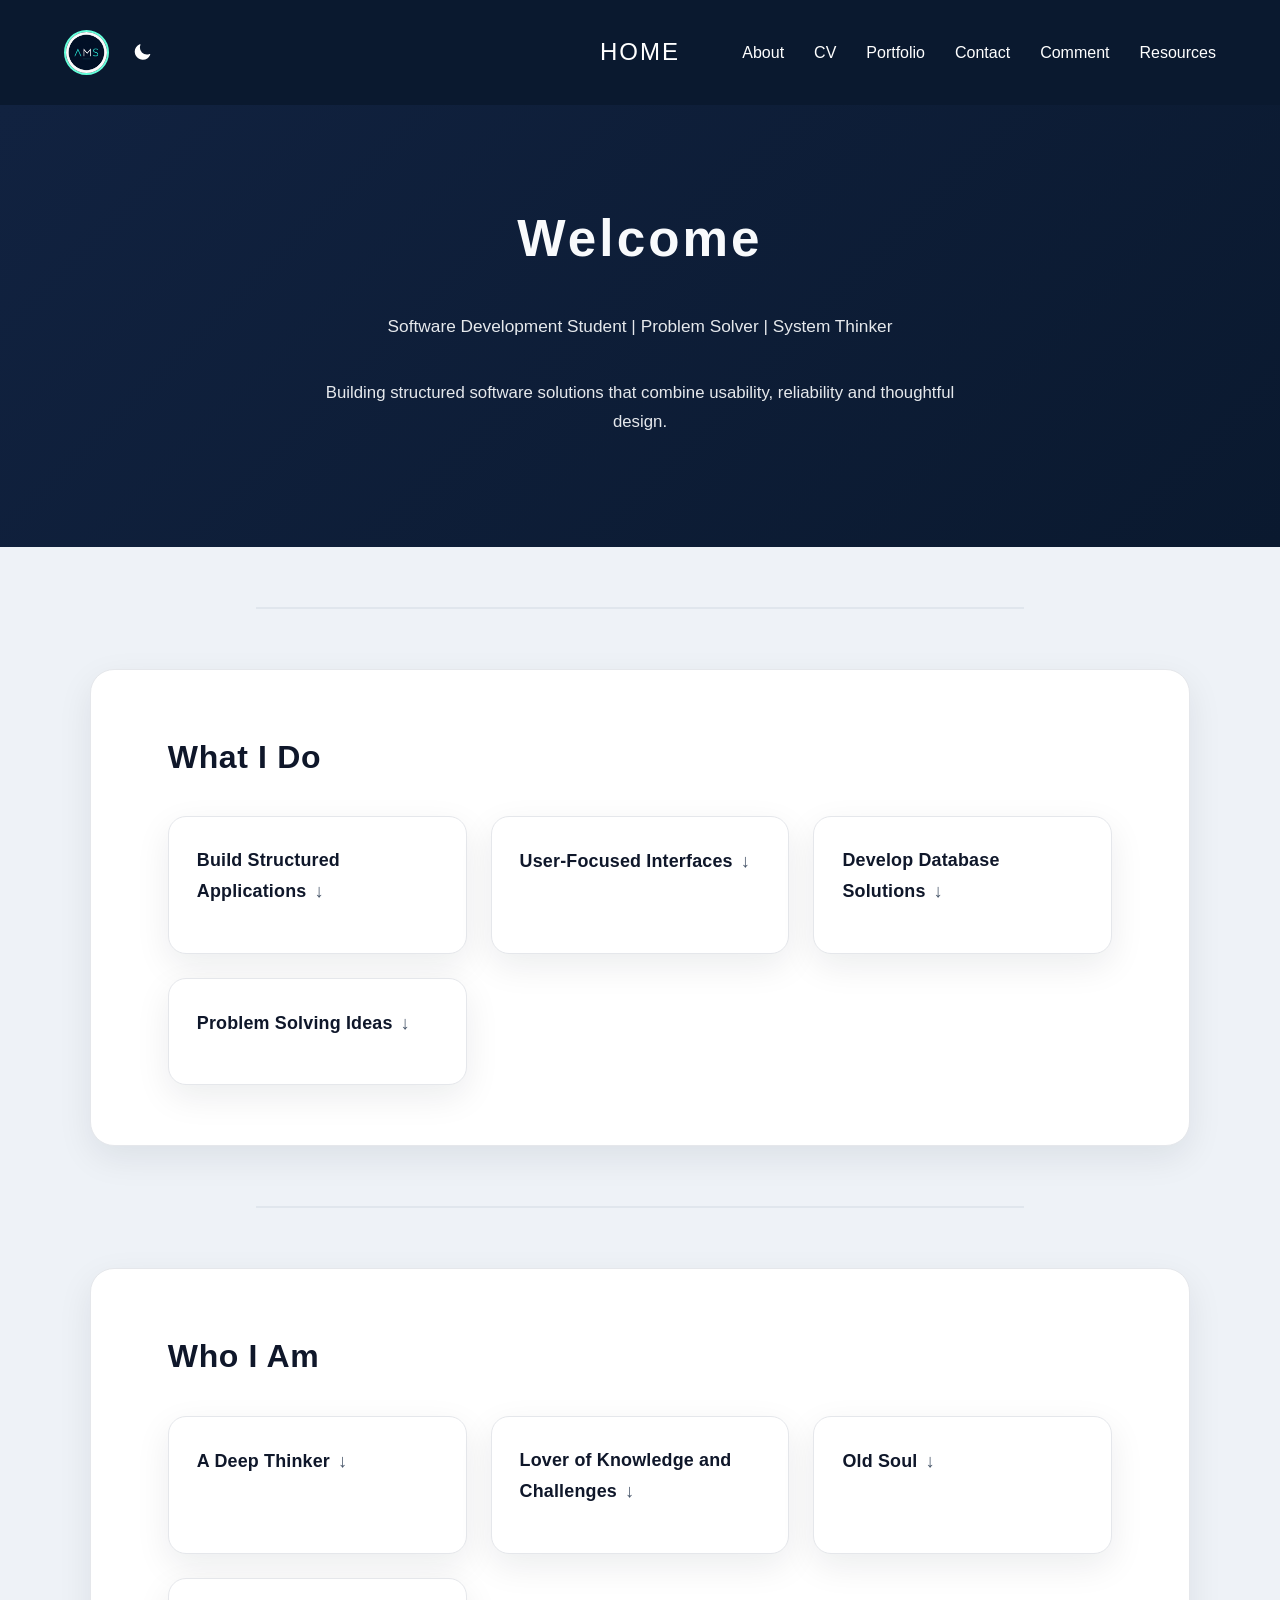
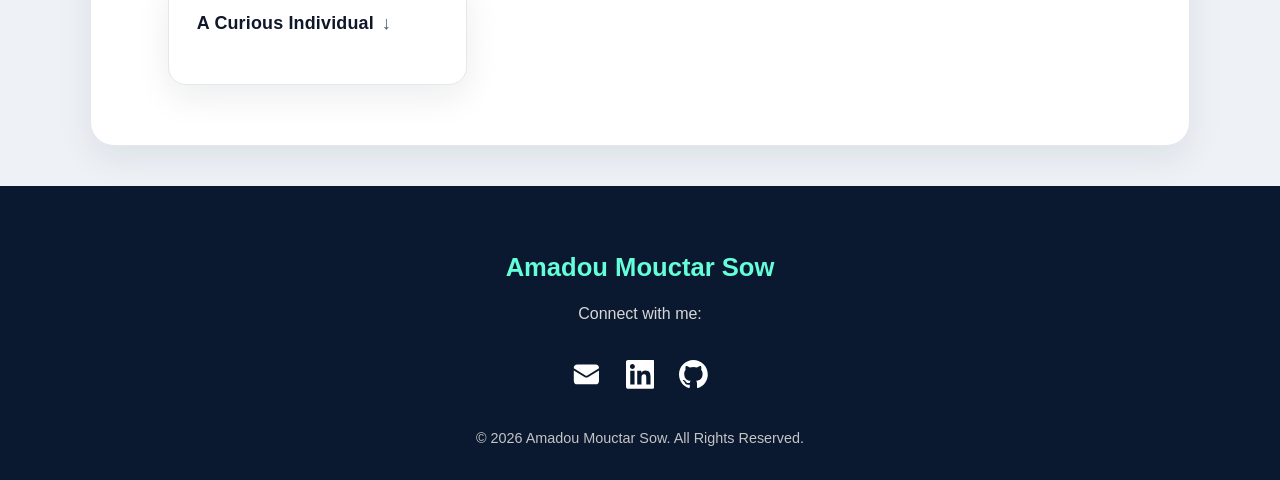
<file: index.html>
<!DOCTYPE html>
<html lang="en">
<head>
<meta charset="UTF-8">
<meta name="viewport" content="width=device-width, initial-scale=1.0">
<title>Home | Amadou Mouctar Sow</title>
<meta name="referrer" content="strict-origin-when-cross-origin">
<link rel="icon" type="image/png" sizes="32x32" href="assets/images/logo_2.png?v=1">
<link rel="icon" type="image/png" sizes="16x16" href="assets/images/logo_2.png?v=1">
<link rel="apple-touch-icon" href="assets/images/logo_2.png?v=1">
<link rel="icon" type="image/svg+xml" href="./assets/images/favicon.svg">
<link rel="stylesheet" href="assets/index/index.css">
<!-- <link rel="icon" type="image/svg+xml" href="assets/images/logo_2.png?v=1"> -->
<link rel="stylesheet" href="assets/darkmode/darkmode.css">
<script>if(localStorage.getItem("theme")==="dark")document.documentElement.classList.add("dark-mode");</script>
</head>

<body>

<!-- ================= NAVIGATION ================= -->
<nav class="navbar" role="navigation" aria-label="Main Navigation">
    <div class="nav-container">
        <div class="nav-brand">

            <!-- Logo -->
            <a href="index.html" class="logo">
                <img src="assets/images/logo_2.png"
                     alt="Amadou Mouctar Sow"
                     class="logo-img">
            </a>
            <!-- Dark Mode -->
            <button id="darkModeToggle"
                    aria-label="Toggle dark mode"
                    class="dark-toggle"
                    data-icon="moon">
            </button>
        </div>
        <div class="page-title">Home</div>

        <ul class="nav-links">
            <li><a href="webPages/about.html">About</a></li>
            <li><a href="webPages/cv.html">CV</a></li>
            <li><a href="webPages/portfolio.html">Portfolio</a></li>
            <li><a href="webPages/contact.html">Contact</a></li>
            <li><a href="webPages/comment.html">Comment</a></li>
            <li><a href="webPages/Saveforlater.html">Resources</a></li>
        </ul>

    </div>
</nav>

<!-- ================= HERO ================= -->
<header class="about-hero" role="banner">
    <h1>Welcome</h1>
    <p>Software Development Student | Problem Solver | System Thinker</p>
<p style='text-align:center;padding:20px 40px;font-size:1.05rem;'>Building structured software solutions that combine usability, reliability and thoughtful design.</p></header>

<hr class="section-divider">

<main>

<!-- ================= WHAT I DO ================= -->
<section class="skills-section" aria-labelledby="skills-heading">
    <h2 id="skills-heading">What I Do</h2>

    <div class="skills-grid">

        <!-- CARD 1 -->
        <article class="skill-card" tabindex="0" role="button" aria-expanded="false">
            <h3>Build Structured Applications</h3>
            <div class="skill-desc" aria-hidden="true">
                <p>
                    Creating applications, software and programs that are tailor-suited 
                    to fulfil client requirements, with a strong focus on structure, 
                    maintainability, and efficiency.
                </p>
            </div>
        </article>

        <!-- CARD 2 -->
        <article class="skill-card" tabindex="0" role="button" aria-expanded="false">
            <h3>User-Focused Interfaces</h3>
            <div class="skill-desc" aria-hidden="true">
                <p>
                    Designing systems with usability and accessibility in mind, ensuring 
                    intuitive interaction and a positive user experience.
                </p>
            </div>
        </article>

        <!-- CARD 3 -->
        <article class="skill-card" tabindex="0" role="button" aria-expanded="false">
            <h3>Develop Database Solutions</h3>
            <div class="skill-desc" aria-hidden="true">
                <p>
                    Building efficient data structures that support storage, retrieval, 
                    and long-term scalability of information systems.
                </p>
            </div>
        </article>

        <!-- CARD 4 -->
        <article class="skill-card" tabindex="0" role="button" aria-expanded="false">
            <h3>Problem Solving Ideas</h3>
            <div class="skill-desc" aria-hidden="true">
                <p>
                    Applying stakeholder requirements and available technologies to 
                    design structured, effective and practical solutions.
                </p>
            </div>
        </article>

    </div>
</section>

<hr class="section-divider">

<!-- ================= WHO I AM ================= -->
<section class="skills-section" aria-labelledby="identity-heading">
    <h2 id="identity-heading">Who I Am</h2>

    <div class="skills-grid">

        <!-- CARD 1 -->
        <article class="skill-card" tabindex="0" role="button" aria-expanded="false">
            <h3>A Deep Thinker</h3>
            <div class="skill-desc" aria-hidden="true">
                <p>
                    I am seldom satisfied with surface-level understanding. I explore 
                    topics in depth to gain meaningful and well-rounded insights.
                </p>
                <small>
                    “Question deeply to separate truth from illusion.” — Inspired by Carl Sagan
                </small>
            </div>
        </article>

        <!-- CARD 2 -->
        <article class="skill-card" tabindex="0" role="button" aria-expanded="false">
            <h3>Lover of Knowledge and Challenges</h3>
            <div class="skill-desc" aria-hidden="true">
                <p>
                    I actively seek opportunities to learn, apply knowledge, and grow 
                    through challenges and continuous improvement.
                </p>
                <small>
                    “Develop a passion for learning. If you do, you will never cease to grow.” — Anthony J. D’Angelo
                </small>
            </div>
        </article>

        <!-- CARD 3 -->
        <article class="skill-card" tabindex="0" role="button" aria-expanded="false">
            <h3>Old Soul</h3>
            <div class="skill-desc" aria-hidden="true">
                <p>
                    I value simplicity, meaningful conversations, and the depth of 
                    human connection over superficial experiences.
                </p>
                <small>
                    “Richness is not having many possessions, but being content within oneself.” — Prophet Muhammad ﷺ
                </small>
            </div>
        </article>

        <!-- CARD 4 -->
        <article class="skill-card" tabindex="0" role="button" aria-expanded="false">
            <h3>A Curious Individual</h3>
            <div class="skill-desc" aria-hidden="true">
                <p>
                    I am driven by curiosity and a desire to continuously explore, 
                    understand, and expand my knowledge of the world.
                </p>
                <small>
                    “I have no special talents. I am only very, very curious.” — Albert Einstein
                </small>
            </div>
        </article>

    </div>
</section>

</main>

<!-- ================= FOOTER ================= -->

<footer class="footer">
    <p class="footer-name">Amadou Mouctar Sow</p>
    <p class="footer-text">Connect with me:</p>
    <div class="footer-social">

        <!-- Email -->
        <a href="mailto:horizonsow@gmail.com" aria-label="Email" data-icon="envelope"></a>

        <!-- LinkedIn -->
        <a href="https://www.linkedin.com/in/amadou-sow-9b490b203"
           target="_blank"
           rel="noopener noreferrer"
           aria-label="LinkedIn"
           data-icon="linkedin"></a>

        <!-- GitHub -->
        <a href="https://github.com/darkhorizonfxr53"
           target="_blank"
           rel="noopener noreferrer"
           aria-label="GitHub"
           data-icon="github"></a>

    </div>

    <p class="footer-copy">© 2026 Amadou Mouctar Sow. All Rights Reserved.</p>

</footer>

<button id="backToTop" aria-label="Back to top">↑</button>
<!--JS files-->
<script src="assets/index/index.js"></script>
<script src="assets/icons/icons.js"></script>
<script src="assets/darkmode/darkmode.js"></script>

</body>
</html>
</file>
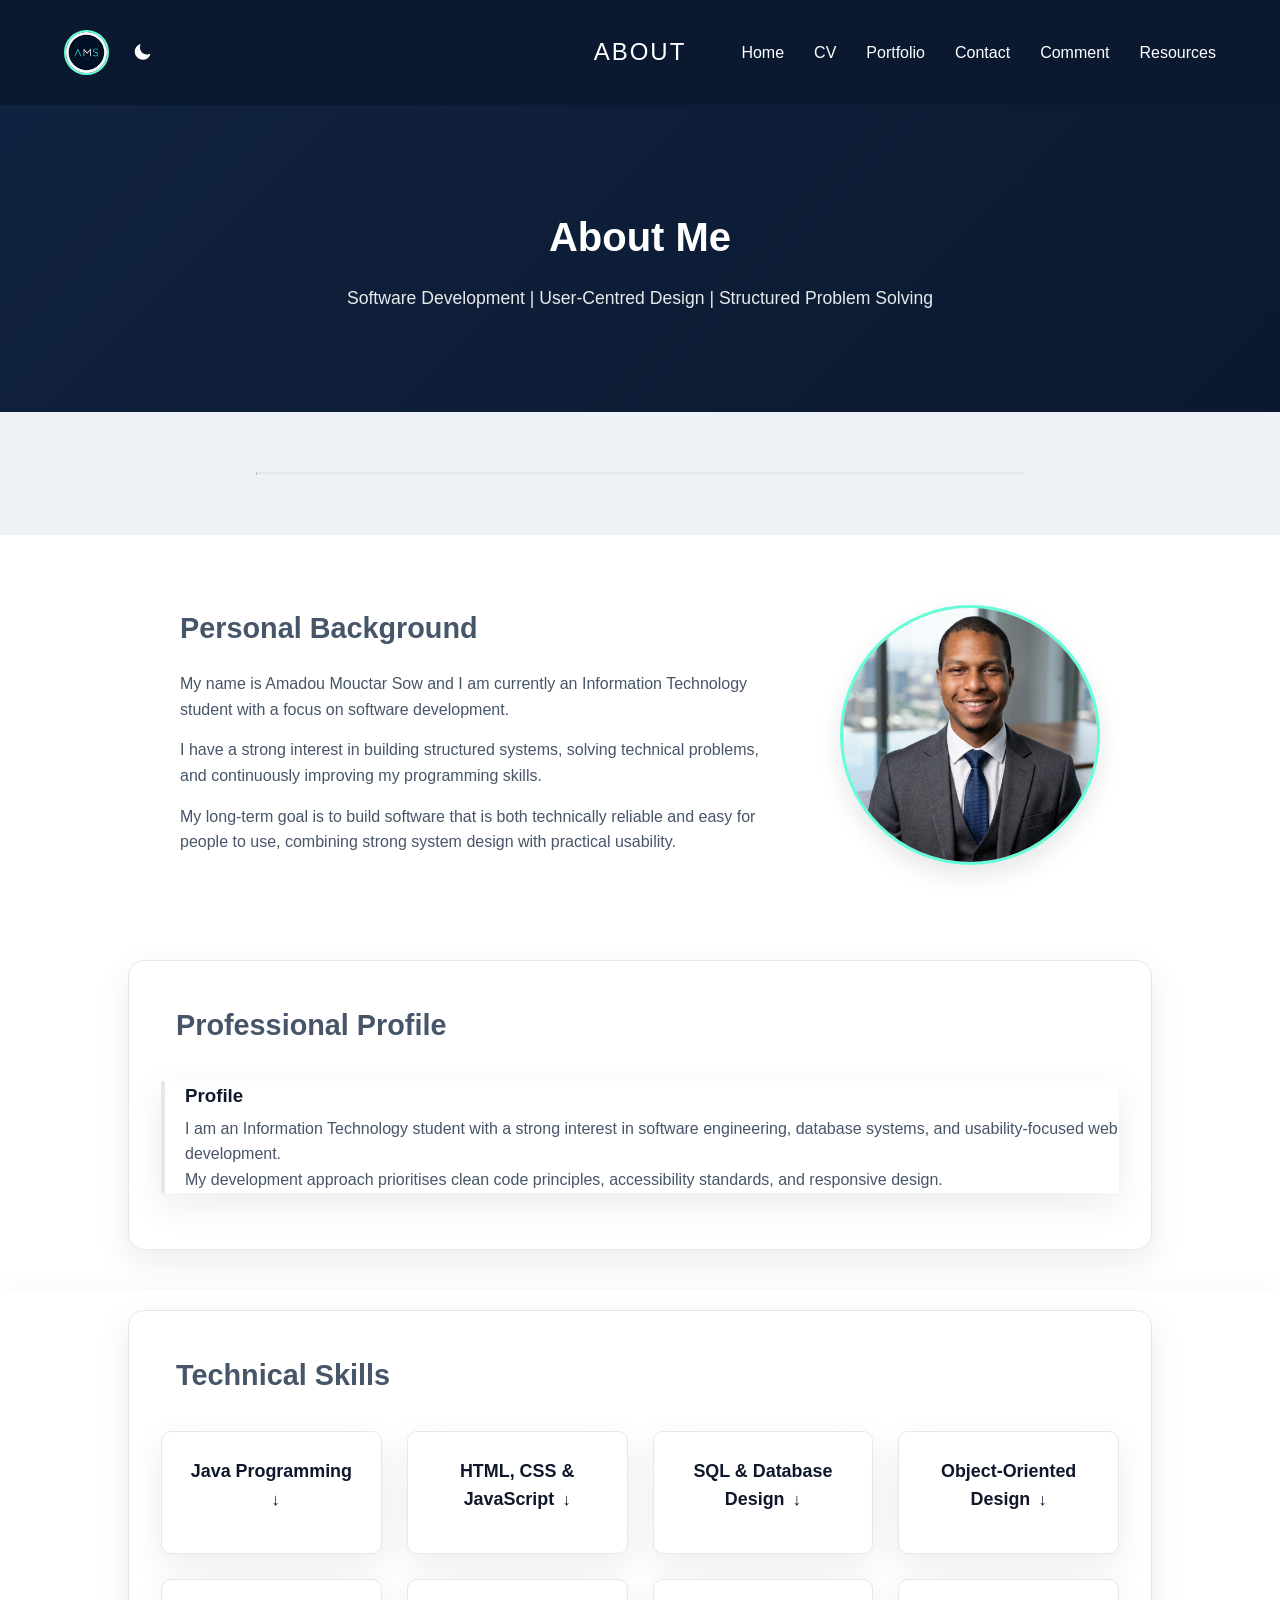
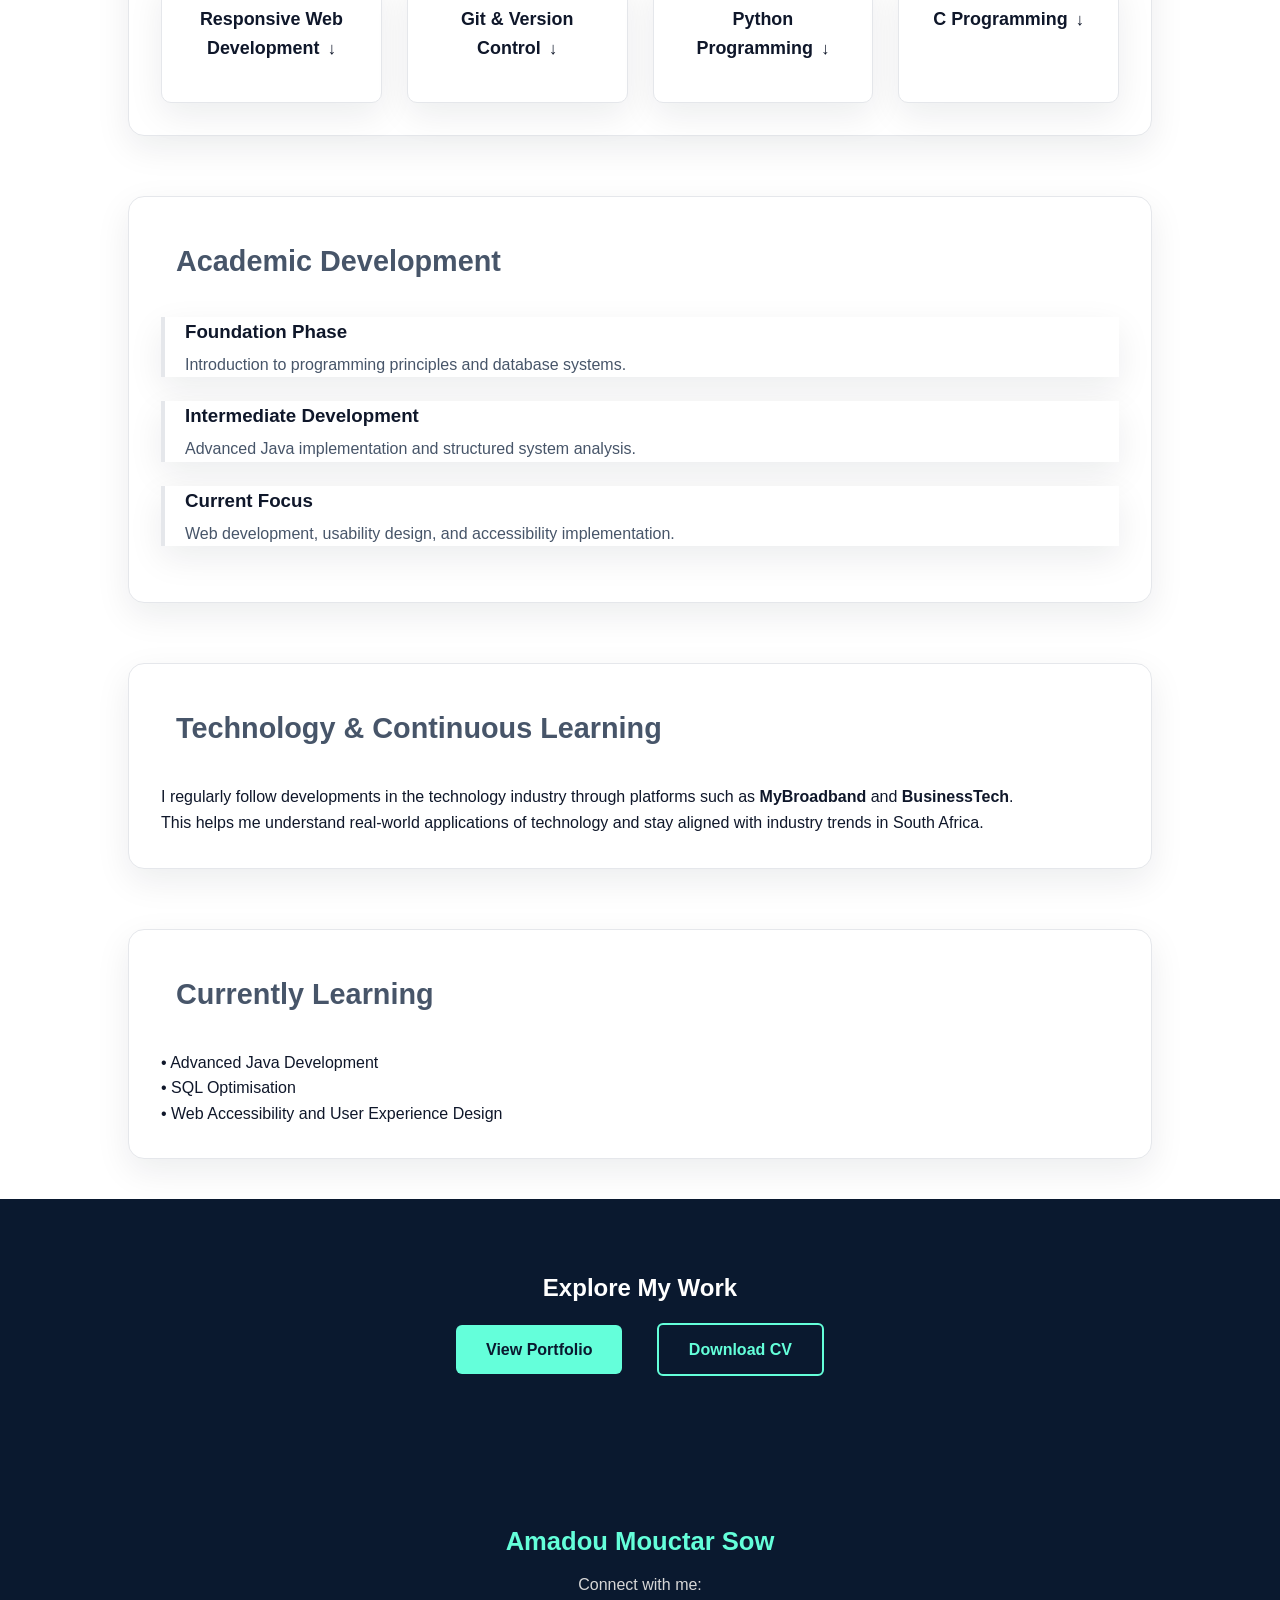
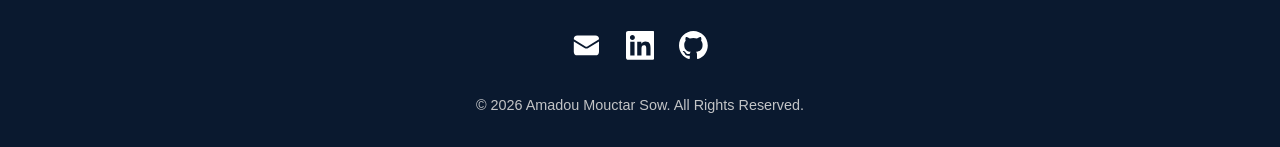
<file: webPages/about.html>
<!DOCTYPE html>
<html lang="en">
<head>
<meta charset="UTF-8">
<meta name="viewport" content="width=device-width, initial-scale=1.0">
<title>About | Amadou Mouctar Sow</title>
<link rel="icon" type="image/png" sizes="32x32" href="../assets/images/logo_2.png?v=1">
<link rel="icon" type="image/png" sizes="16x16" href="../assets/images/logo_2.png?v=1">
<link rel="apple-touch-icon" href="../assets/images/logo_2.png?v=1">
  <link rel="icon" type="image/svg+xml" href="../assets/images/favicon.svg">
<link rel="stylesheet" href="../assets/about/about.css">
<link rel="stylesheet" href="../assets/darkmode/darkmode.css">
<script>if(localStorage.getItem("theme")==="dark")document.documentElement.classList.add("dark-mode");</script>
</head>
<body>

<!-- ================= NAVIGATION ================= -->
<nav class="navbar" role="navigation" aria-label="Main Navigation">
    <div class="nav-container">
        <div class="nav-brand">
            <a href="../index.html" class="logo">
                <img src="../assets/images/logo_2.png?v=1" alt="Amadou Mouctar Sow" class="logo-img">
            </a>
            <button id="darkModeToggle" aria-label="Toggle dark mode" class="dark-toggle" data-icon="moon"></button>
        </div>
        <div class="page-title">About</div>
        <ul class="nav-links">
            <li><a href="../index.html">Home</a></li>
            <li><a href="cv.html">CV</a></li>
            <li><a href="portfolio.html">Portfolio</a></li>
            <li><a href="contact.html">Contact</a></li>
            <li><a href="comment.html">Comment</a></li>
            <li><a href="Saveforlater.html">Resources</a></li>
        </ul>
    </div>
</nav>

<!-- ================= HERO ================= -->
<header class="about-hero" role="banner">
    <h1>About Me</h1>
    <p>Software Development | User-Centred Design | Structured Problem Solving</p>
</header>

<hr class="section-divider">

<main>
    <section class="about-main" aria-labelledby="about-heading">
        <div class="about-description">
            <h2 id="about-heading">Personal Background</h2>
            <p>My name is Amadou Mouctar Sow and I am currently an Information Technology student with a focus on software development.</p>
            <p>I have a strong interest in building structured systems, solving technical problems, and continuously improving my programming skills.</p>
            <p>My long-term goal is to build software that is both technically reliable and easy for people to use, combining strong system design with practical usability.</p>
        </div>

        <div class="profile-image">
            <img src="../assets/about/Gemini_Generated_Image_w7h30vw7h30vw7h3.png" alt="Professional headshot of Amadou Mouctar Sow">
        </div>
    </section>

    <section class="timeline-section" aria-labelledby="profile-heading">
        <div class="section-card">
            <h2 id="profile-heading">Professional Profile</h2>
            <article class="timeline-item">
                <h3>Profile</h3>
                <p>I am an Information Technology student with a strong interest in software engineering, database systems, and usability-focused web development.</p>
                <p>My development approach prioritises clean code principles, accessibility standards, and responsive design.</p>
            </article>
        </div>
    </section>

    <section class="skills-section" aria-labelledby="skills-heading">
        <div class="section-card">
            <h2 id="skills-heading">Technical Skills</h2>
            <div class="skills-grid">
                <article class="skill-card" tabindex="0" role="button" aria-expanded="false">
                    <h3>Java Programming</h3>
                    <div class="skill-desc" aria-hidden="true">
                        <p>Experience in object-oriented programming, structured logic, and application development.</p>
                    </div>
                </article>

                <article class="skill-card" tabindex="0" role="button" aria-expanded="false">
                    <h3>HTML, CSS & JavaScript</h3>
                    <div class="skill-desc" aria-hidden="true">
                        <p>Building responsive, user-focused web interfaces using modern front-end technologies.</p>
                    </div>
                </article>

                <article class="skill-card" tabindex="0" role="button" aria-expanded="false">
                    <h3>SQL & Database Design</h3>
                    <div class="skill-desc" aria-hidden="true">
                        <p>Designing efficient database structures for storage, retrieval, and scalability.</p>
                    </div>
                </article>

                <article class="skill-card" tabindex="0" role="button" aria-expanded="false">
                    <h3>Object-Oriented Design</h3>
                    <div class="skill-desc" aria-hidden="true">
                        <p>Applying abstraction, encapsulation, inheritance, and polymorphism in system design.</p>
                    </div>
                </article>

                <article class="skill-card" tabindex="0" role="button" aria-expanded="false">
                    <h3>Responsive Web Development</h3>
                    <div class="skill-desc" aria-hidden="true">
                        <p>Ensuring accessibility and usability across devices and screen sizes.</p>
                    </div>
                </article>

                <article class="skill-card" tabindex="0" aria-expanded="false">
                    <h3>Git & Version Control</h3>
                    <div class="skill-desc" aria-hidden="true">
                        <p>Managing code versions, collaboration, and project history using Git.</p>
                    </div>
                </article>

                <article class="skill-card" tabindex="0" aria-expanded="false">
                    <h3>Python Programming</h3>
                    <div class="skill-desc" aria-hidden="true">
                        <p>Writing scripts, solving computational problems, and handling data efficiently.</p>
                    </div>
                </article>

                <article class="skill-card" tabindex="0" aria-expanded="false">
                    <h3>C Programming</h3>
                    <div class="skill-desc" aria-hidden="true">
                        <p>Low-level programming, memory management, and performance-focused development.</p>
                    </div>
                </article>
            </div>
        </div>
    </section>

    <section class="timeline-section" aria-labelledby="academic-heading">
        <div class="section-card">
            <h2 id="academic-heading">Academic Development</h2>
            <article class="timeline-item">
                <h3>Foundation Phase</h3>
                <p>Introduction to programming principles and database systems.</p>
            </article>
            <article class="timeline-item">
                <h3>Intermediate Development</h3>
                <p>Advanced Java implementation and structured system analysis.</p>
            </article>
            <article class="timeline-item">
                <h3>Current Focus</h3>
                <p>Web development, usability design, and accessibility implementation.</p>
            </article>
        </div>
    </section>

    <section class="timeline-section" aria-labelledby="learning-heading">
        <div class="section-card">
            <h2 id="learning-heading">Technology & Continuous Learning</h2>
            <p>I regularly follow developments in the technology industry through platforms such as <strong>MyBroadband</strong> and <strong>BusinessTech</strong>.</p>
            <p>This helps me understand real-world applications of technology and stay aligned with industry trends in South Africa.</p>
        </div>
    </section>

    <section class="timeline-section">
        <div class="section-card learning-card">
            <h2>Currently Learning</h2>
            <p>• Advanced Java Development</p>
            <p>• SQL Optimisation</p>
            <p>• Web Accessibility and User Experience Design</p>
        </div>
    </section>
</main>

<section class="cta-section">
    <h2>Explore My Work</h2>
    <a href="portfolio.html" class="btn">View Portfolio</a>
    <a href="cv.html" class="btn-secondary">Download CV</a>
</section>

<!--Footer-->
<footer class="footer">
    <p class="footer-name">Amadou Mouctar Sow</p>
    <p class="footer-text">Connect with me:</p>
    <div class="footer-social">

        <!-- Email -->
        <a href="mailto:horizonsow@gmail.com" aria-label="Email" data-icon="envelope"></a>

        <!-- LinkedIn -->
        <a href="https://www.linkedin.com/in/amadou-sow-9b490b203"
           target="_blank"
           rel="noopener noreferrer"
           aria-label="LinkedIn"
           data-icon="linkedin"></a>

        <!-- GitHub -->
        <a href="https://github.com/darkhorizonfxr53"
           target="_blank"
           rel="noopener noreferrer"
           aria-label="GitHub"
           data-icon="github"></a>

    </div>

    <p class="footer-copy">© 2026 Amadou Mouctar Sow. All Rights Reserved.</p>

</footer>
<!--Back to Top Button-->
<button id="backToTop" aria-label="Back to top">↑</button>

<script src="../assets/about/about.js"></script>
<script src="../assets/icons/icons.js"></script>
<script src="../assets/darkmode/darkmode.js"></script>

</body>
</html>
</file>
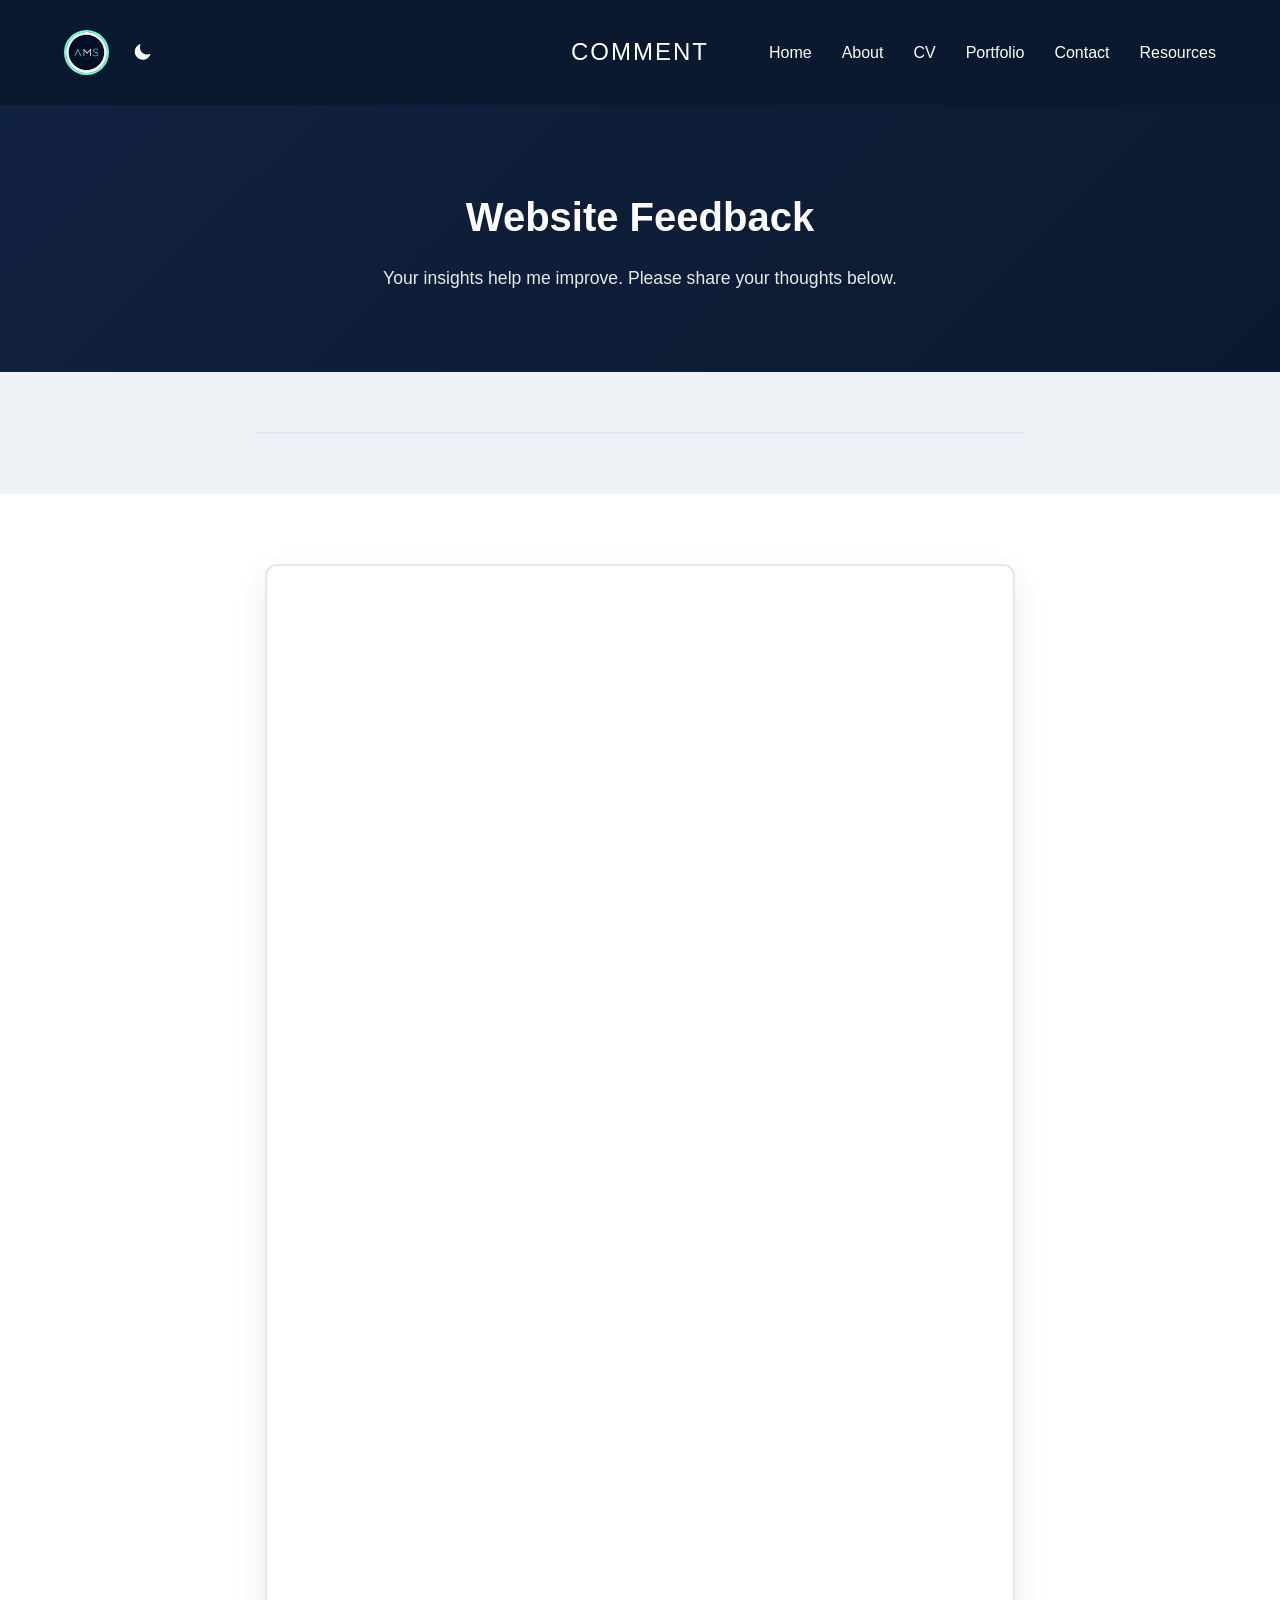
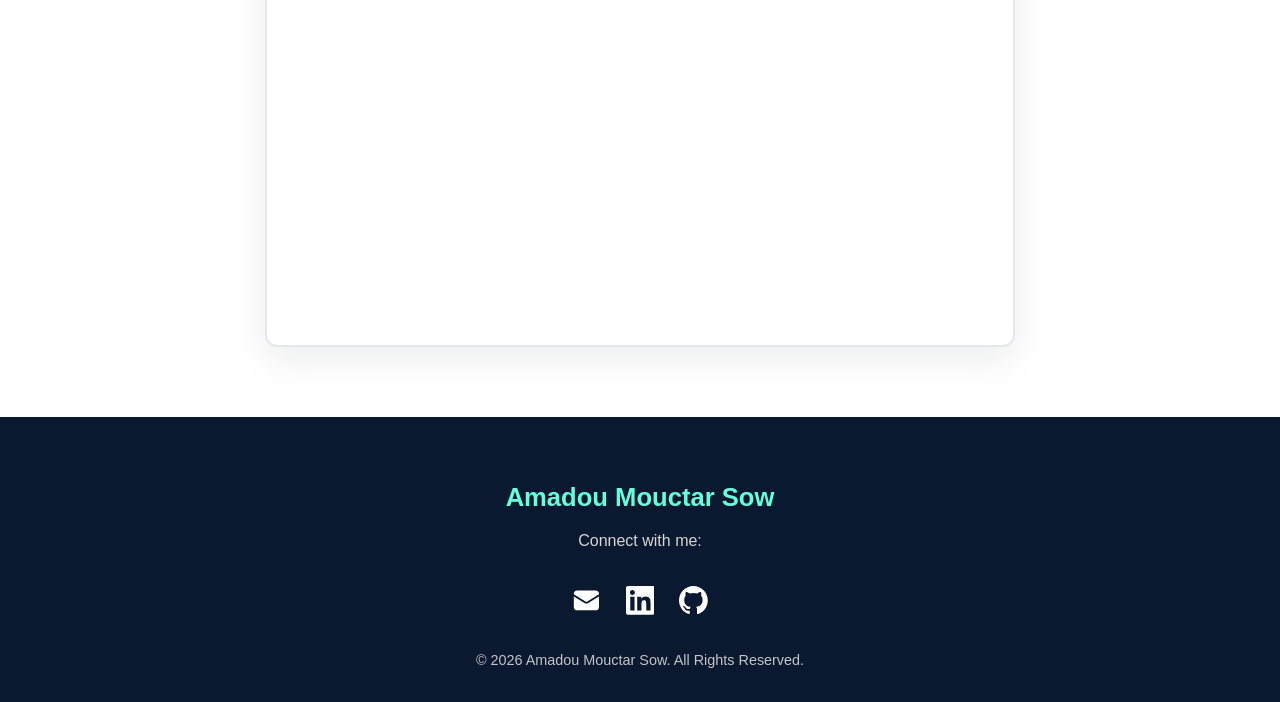
<file: webPages/comment.html>
<!DOCTYPE html>
<html lang="en">
<head>
    <meta charset="UTF-8">
    <meta name="viewport" content="width=device-width, initial-scale=1.0">
    <title>Comments | Amadou Mouctar Sow</title>
    <link rel="icon" type="image/png" sizes="32x32" href="../assets/images/logo_2.png?v=1">
    <link rel="icon" type="image/png" sizes="16x16" href="../assets/images/logo_2.png?v=1">
    <link rel="apple-touch-icon" href="../assets/images/logo_2.png?v=1">
    <link rel="stylesheet" href="../assets/comment/comment.css">
    <link rel="icon" type="image/svg+xml" href="../assets/images/favicon.svg">
    <link rel="stylesheet" href="../assets/darkmode/darkmode.css">
    <script>if(localStorage.getItem("theme")==="dark")document.documentElement.classList.add("dark-mode");</script>
</head>
<body>

    <nav class="navbar">
        <div class="nav-container">
            <div class="nav-brand">
                <a href="../index.html" class="logo">
                    <img src="../assets/images/logo_2.png?v=1" alt="Amadou Mouctar Sow" class="logo-img">
                </a>
                <button id="darkModeToggle" aria-label="Toggle dark mode" class="dark-toggle" data-icon="moon"></button>
            </div>
            <div class="page-title">Comment</div>
            <ul class="nav-links">
                <li><a href="../index.html">Home</a></li>
                <li><a href="about.html">About</a></li>
                <li><a href="cv.html">CV</a></li>
                <li><a href="portfolio.html">Portfolio</a></li>
                <li><a href="contact.html">Contact</a></li>
                <li><a href="Saveforlater.html">Resources</a></li>
            </ul>
        </div>
    </nav>

    <header class="about-hero">
        <h1>Website Feedback</h1>
        <p>Your insights help me improve. Please share your thoughts below.</p>
    </header>

    <hr class="section-divider">

    <section class="comment-section">
        <div class="comment-card form-container">
            <iframe 
                data-lazy-src="https://docs.google.com/forms/d/e/1FAIpQLSesjJyd56R3dr2uXGCX2zh6DQfdaHAPgLmsBRtYKSxlJlkTMw/viewform?embedded=true" 
                width="100%" 
                height="1351" 
                loading="lazy"
                title="Website feedback form"
                frameborder="0" 
                marginheight="0" 
                marginwidth="0">
                Loading…
            </iframe>
        </div>
    </section>

<!--Footer-->
<footer class="footer">
    <p class="footer-name">Amadou Mouctar Sow</p>
    <p class="footer-text">Connect with me:</p>
    <div class="footer-social">

        <!-- Email -->
        <a href="mailto:horizonsow@gmail.com" aria-label="Email" data-icon="envelope"></a>

        <!-- LinkedIn -->
        <a href="https://www.linkedin.com/in/amadou-sow-9b490b203"
           target="_blank"
           rel="noopener noreferrer"
           aria-label="LinkedIn"
           data-icon="linkedin"></a>

        <!-- GitHub -->
        <a href="https://github.com/darkhorizonfxr53"
           target="_blank"
           rel="noopener noreferrer"
           aria-label="GitHub"
           data-icon="github"></a>
    </div>
    <p class="footer-copy">© 2026 Amadou Mouctar Sow. All Rights Reserved.</p>
</footer>
    <button id="backToTop" aria-label="Back to top">↑</button>
    <script src="../assets/comment/comment.js"></script>
    <script src="../assets/icons/icons.js"></script>
    <script src="../assets/lazy-embed/lazy-embed.js"></script>
    <script src="../assets/darkmode/darkmode.js"></script>
</body>
</html>
</file>
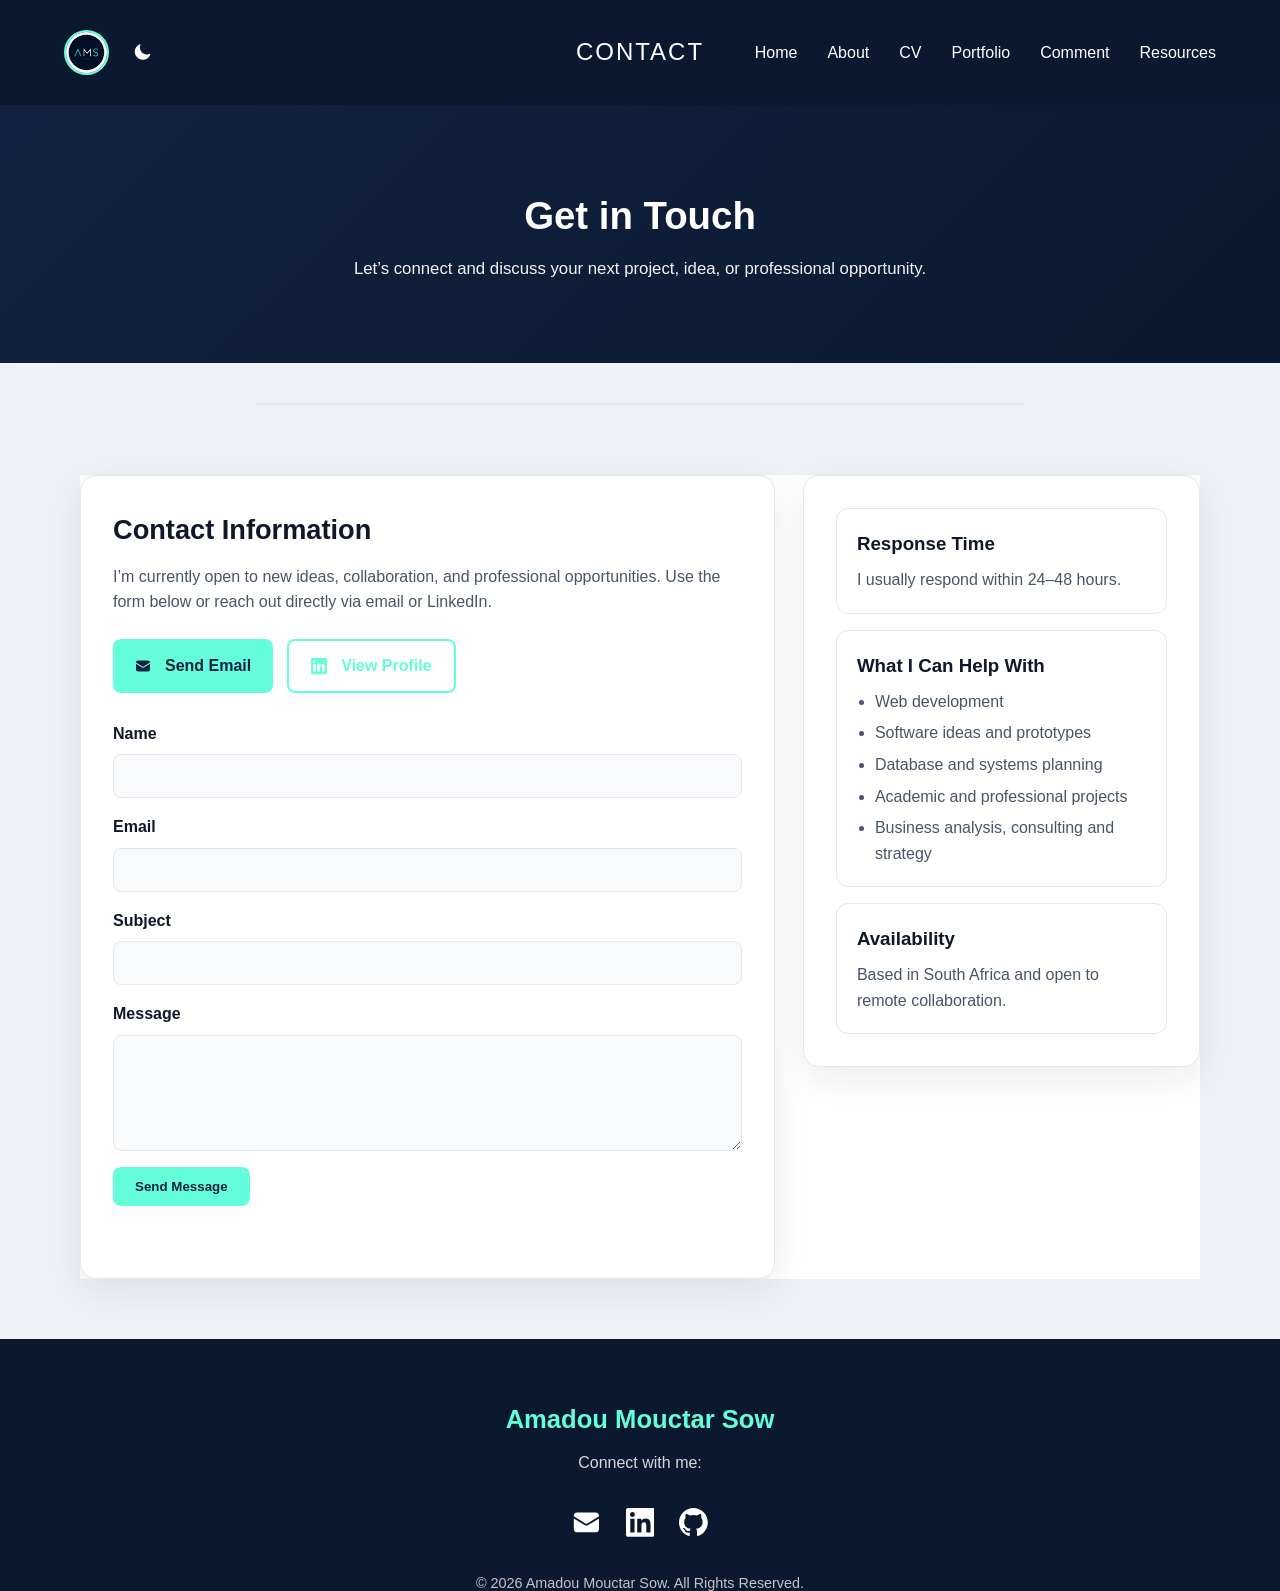
<file: webPages/contact.html>
<!DOCTYPE html>
<html lang="en">
<head>
<meta charset="UTF-8">
<title>Contact | Amadou Mouctar Sow</title>
<meta name="viewport" content="width=device-width, initial-scale=1.0">
<!--Favicon-->
  <link rel="icon" type="image/svg+xml" href="../assets/images/favicon.svg">
<!-- STYLES -->
<link rel="stylesheet" href="../assets/contact/contact.css">
<link rel="stylesheet" href="../assets/darkmode/darkmode.css">
<script>if(localStorage.getItem("theme")==="dark")document.documentElement.classList.add("dark-mode");</script>
</head>

<body>

<nav class="navbar" role="navigation" aria-label="Main Navigation">
    <div class="nav-container">
        <div class="nav-brand">
            <a href="../index.html" class="logo">
                <img src="../assets/images/logo_2.png?v=1" alt="Amadou Mouctar Sow" class="logo-img">
            </a>
            <button id="darkModeToggle" aria-label="Toggle dark mode" class="dark-toggle" data-icon="moon"></button>
        </div>
        <div class="page-title">Contact</div>
        <ul class="nav-links">
            <li><a href="../index.html">Home</a></li>
            <li><a href="about.html">About</a></li>
            <li><a href="cv.html">CV</a></li>
            <li><a href="portfolio.html">Portfolio</a></li>
            <li><a href="comment.html">Comment</a></li>
            <li><a href="Saveforlater.html">Resources</a></li>
        </ul>
    </div>
</nav>

<header class="about-hero" role="banner">
    <h1>Get in Touch</h1>
    <p>Let’s connect and discuss your next project, idea, or professional opportunity.</p>
</header>

<hr class="section-divider">

<main class="contact-main">
    <section class="contact-section" aria-labelledby="contact-heading">
        <div class="contact-grid">
            <div class="contact-card">
                <div class="contact-intro">
                    <h2 id="contact-heading">Contact Information</h2>
                    <p>I’m currently open to new ideas, collaboration, and professional opportunities. Use the form below or reach out directly via email or LinkedIn.</p>
                </div>

                <div class="contact-actions">
                    <a href="mailto:horizonsow@gmail.com" class="btn" data-icon="envelope">Send Email</a>
                    <a href="https://www.linkedin.com/in/amadou-sow-9b490b203" target="_blank" class="btn-secondary" data-icon="linkedin">View Profile</a>
                </div>

                <form id="contactForm" class="contact-form" novalidate>
                    <div class="form-row">
                        <label for="name">Name</label>
                        <input type="text" id="name" name="name" required>
                    </div>

                    <div class="form-row">
                        <label for="email">Email</label>
                        <input type="email" id="email" name="email" required>
                    </div>

                    <div class="form-row">
                        <label for="subject">Subject</label>
                        <input type="text" id="subject" name="subject" required>
                    </div>

                    <div class="form-row">
                        <label for="message">Message</label>
                        <textarea id="message" name="message" rows="5" required></textarea>
                    </div>

                    <button type="submit" class="btn btn-submit">Send Message</button>
                    <p id="formMessage" class="form-message" role="status" aria-live="polite"></p>
                </form>
            </div>

            <aside class="sidebar" role="complementary" aria-label="Contact sidebar">
                <div class="widget">
                    <h3>Response Time</h3>
                    <p>I usually respond within 24–48 hours.</p>
                </div>

                <div class="widget">
                    <h3>What I Can Help With</h3>
                    <ul>
                        <li>Web development</li>
                        <li>Software ideas and prototypes</li>
                        <li>Database and systems planning</li>
                        <li>Academic and professional projects</li>
                        <li>Business analysis, consulting and strategy</li>
                    </ul>
                </div>

                <div class="widget">
                    <h3>Availability</h3>
                    <p>Based in South Africa and open to remote collaboration.</p>
                </div>
            </aside>
        </div>
    </section>
</main>

<!--Footer-->
<footer class="footer">
    <p class="footer-name">Amadou Mouctar Sow</p>
    <p class="footer-text">Connect with me:</p>
    <div class="footer-social">

        <!-- Email -->
        <a href="mailto:horizonsow@gmail.com" aria-label="Email" data-icon="envelope"></a>

        <!-- LinkedIn -->
        <a href="https://www.linkedin.com/in/amadou-sow-9b490b203"
           target="_blank"
           rel="noopener noreferrer"
           aria-label="LinkedIn"
           data-icon="linkedin"></a>

        <!-- GitHub -->
        <a href="https://github.com/darkhorizonfxr53"
           target="_blank"
           rel="noopener noreferrer"
           aria-label="GitHub"
           data-icon="github"></a>

    </div>

    <p class="footer-copy">© 2026 Amadou Mouctar Sow. All Rights Reserved.</p>

</footer>
<button id="backToTop" aria-label="Back to top">↑</button>

<script src="../assets/contact/contactMe.js"></script>
<script src="../assets/icons/icons.js"></script>
<script src="../assets/darkmode/darkmode.js"></script>

</body>
</html>
</file>
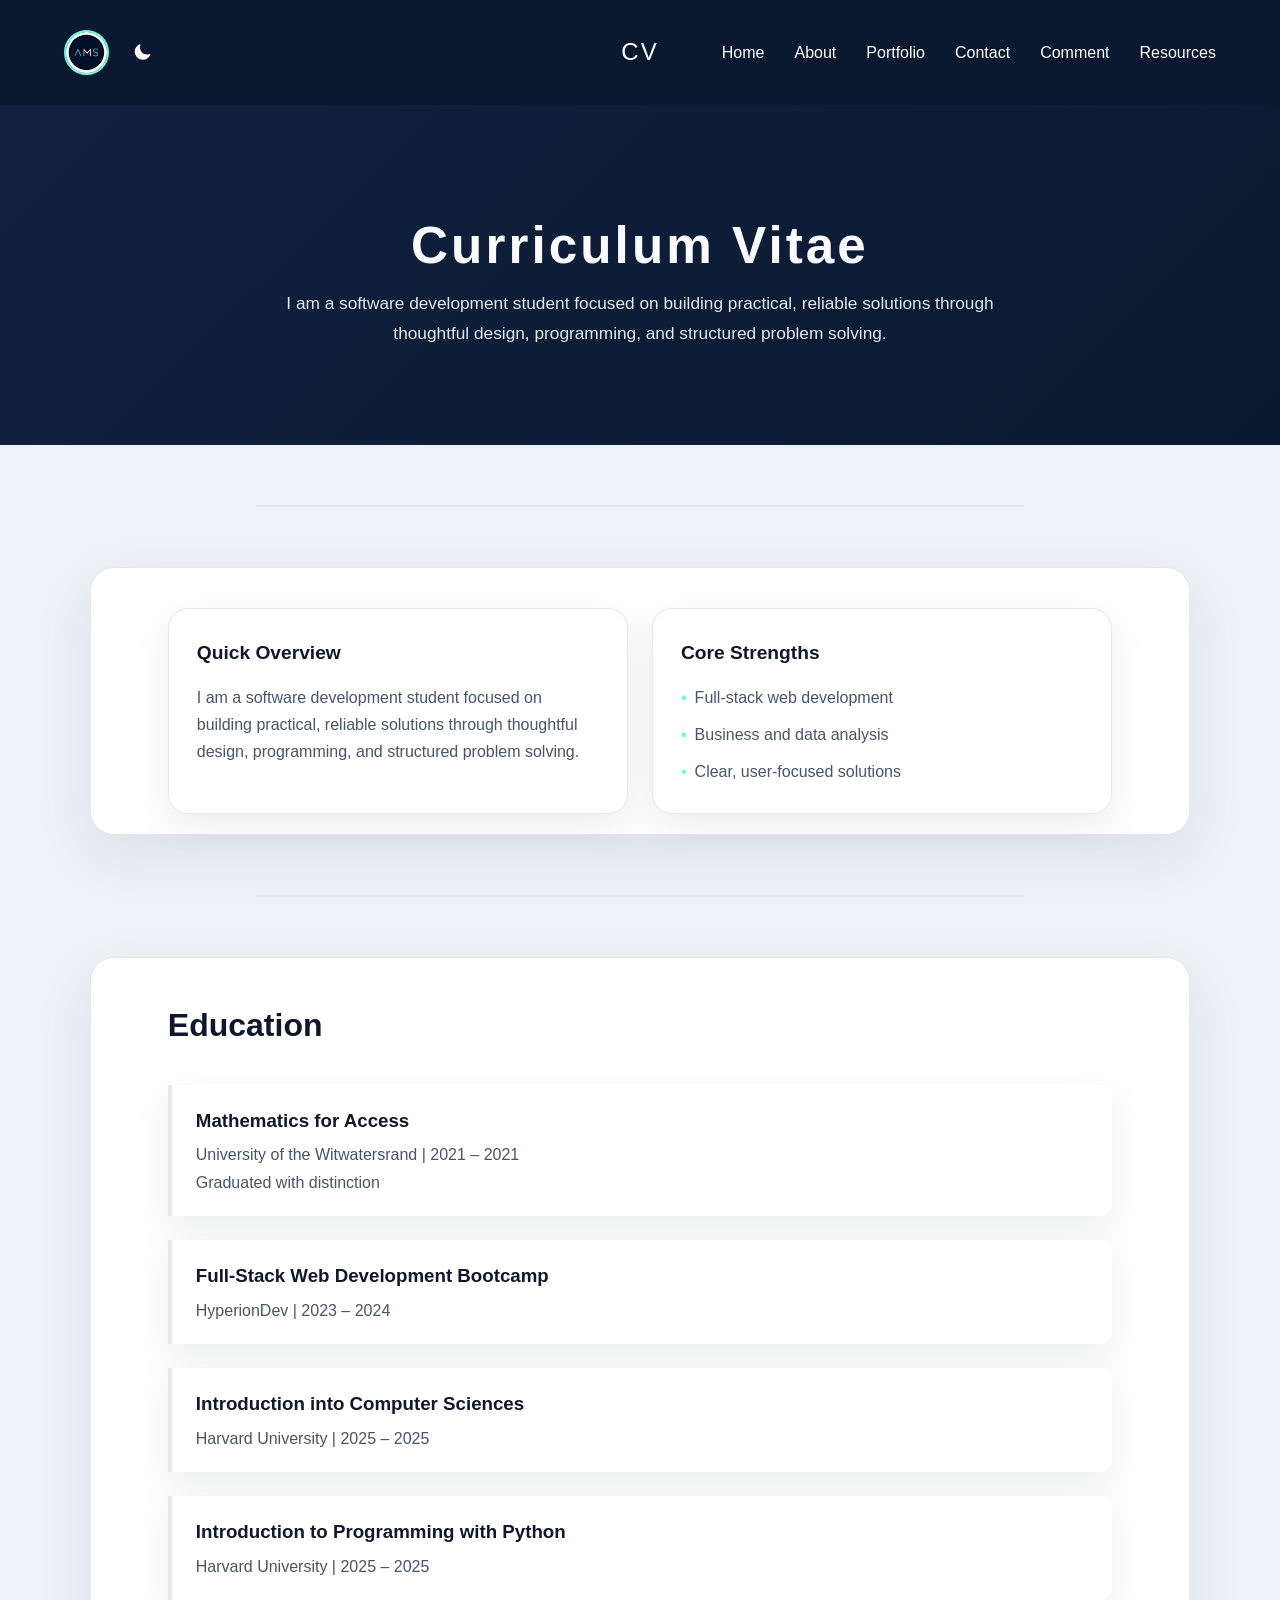
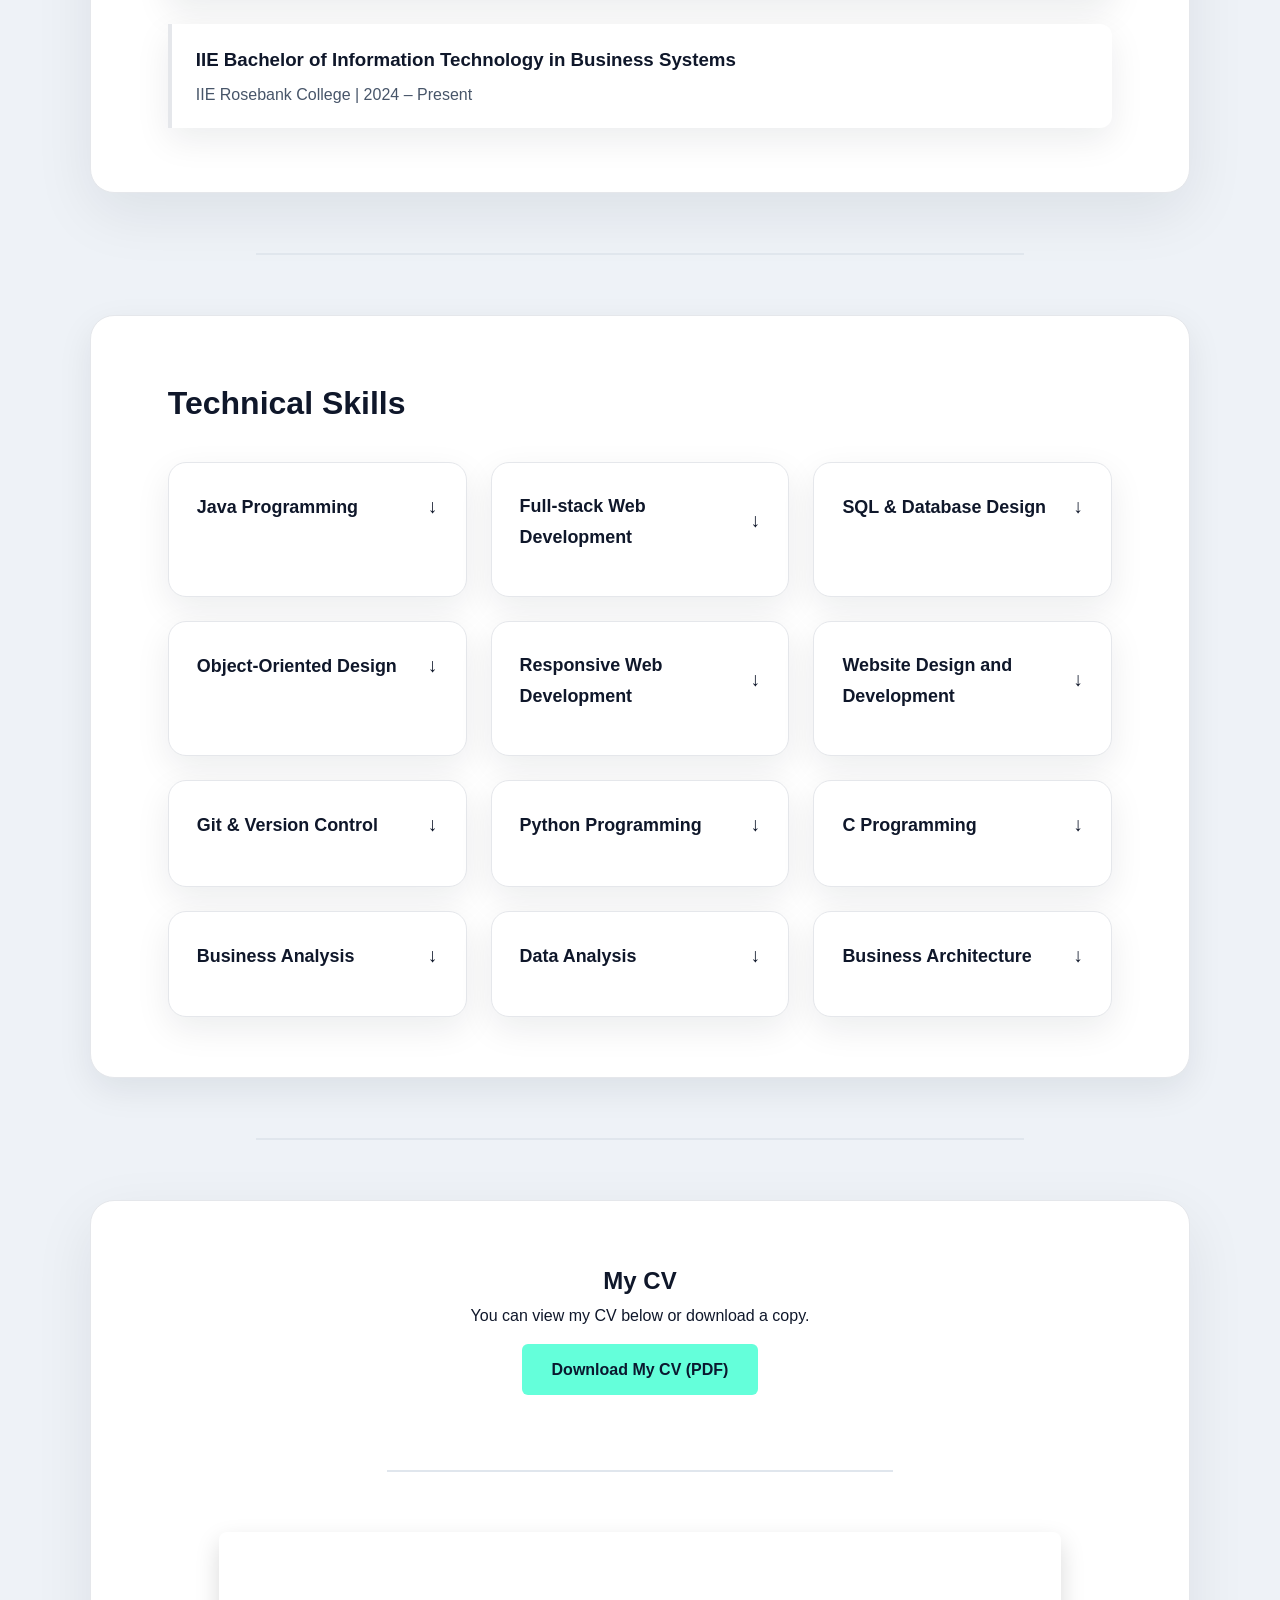
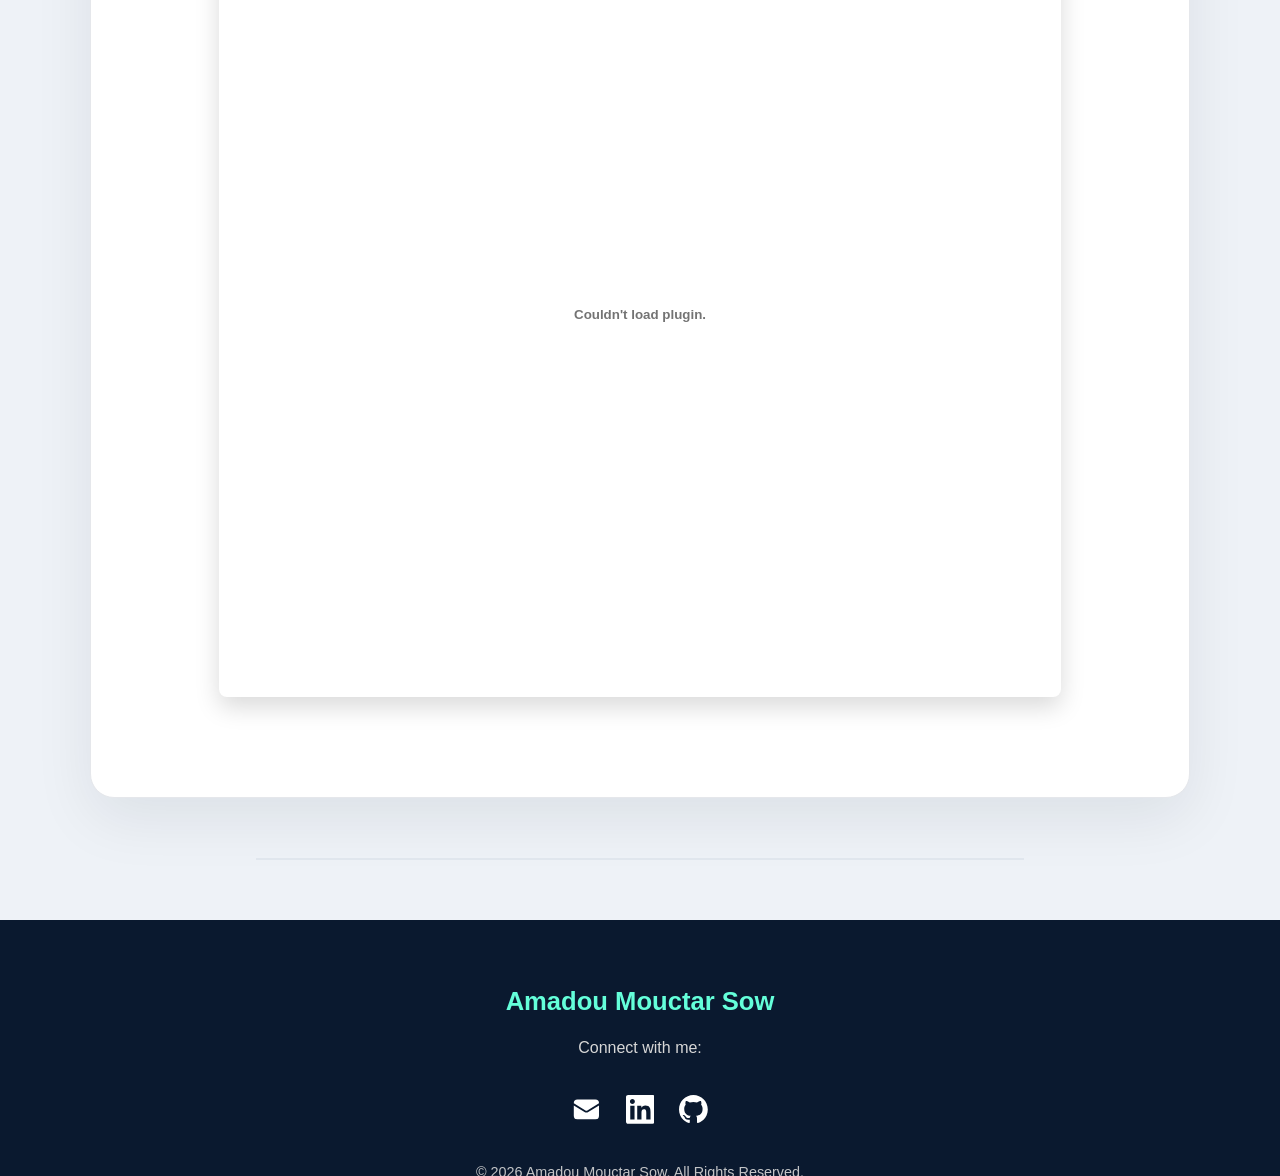
<file: webPages/cv.html>
<!DOCTYPE html>
<html lang="en">
<head>
<meta charset="UTF-8">
<title>CV | Amadou Mouctar Sow</title>
<meta name="viewport" content="width=device-width, initial-scale=1.0">
<link rel="icon" type="image/png" sizes="32x32" href="../assets/images/logo_2.png?v=1">
<link rel="icon" type="image/png" sizes="16x16" href="../assets/images/logo_2.png?v=1">
<link rel="apple-touch-icon" href="../assets/images/logo_2.png?v=1">
<link rel="stylesheet" href="../assets/cv/cv.css">
<link rel="icon" type="image/svg+xml" href="../assets/images/favicon.svg">
<link rel="stylesheet" href="../assets/darkmode/darkmode.css">
<script>if(localStorage.getItem("theme")==="dark")document.documentElement.classList.add("dark-mode");</script>

</head>

<body>

<nav class="navbar" role="navigation" aria-label="Main Navigation">
<div class="nav-container">
    <div class="nav-brand">
        <a href="../index.html" class="logo">
            <img src="../assets/images/logo_2.png?v=1" alt="Amadou Mouctar Sow" class="logo-img">
        </a>
        <button id="darkModeToggle" aria-label="Toggle dark mode" class="dark-toggle" data-icon="moon"></button>
    </div>
    <div class="page-title">CV</div>

<ul class="nav-links">
            <li><a href="../index.html">Home</a></li>
            <li><a href="about.html">About</a></li>
            <li><a href="portfolio.html">Portfolio</a></li>
            <li><a href="contact.html">Contact</a></li>
            <li><a href="comment.html">Comment</a></li>
            <li><a href="Saveforlater.html">Resources</a></li>
</ul>

</div>
</nav>

<header class="about-hero">
    <div class="hero-content">
        <h1>Curriculum Vitae</h1>
        <p>I am a software development student focused on building practical, reliable solutions through thoughtful design, programming, and structured problem solving.</p>
    </div>
</header>

<hr class="section-divider">
<section class="overview-section" aria-labelledby="overview-heading">
    <div class="overview-panel">
        <h2 id="overview-heading">Quick Overview</h2>
        <p>I am a software development student focused on building practical, reliable solutions through thoughtful design, programming, and structured problem solving.</p>
    </div>
    <div class="overview-panel">
        <h3>Core Strengths</h3>
        <ul>
            <li>Full-stack web development</li>
            <li>Business and data analysis</li>
            <li>Clear, user-focused solutions</li>
        </ul>
    </div>
</section>
<hr class="section-divider">

<section class="timeline-section">
<h2>Education</h2>

<div class="timeline-item">
<h3>Mathematics for Access</h3>
<p>University of the Witwatersrand | 2021 – 2021</p>
<p>Graduated with distinction </p>
</div>

<div class="timeline-item">
<h3>Full-Stack Web Development Bootcamp</h3>
<p>HyperionDev | 2023 – 2024</p>
</div>

<div class="timeline-item">
<h3>Introduction into Computer Sciences</h3>
<p>Harvard University | 2025 – 2025</p>
</div>

<div class="timeline-item">
<h3>Introduction to Programming with Python</h3>
<p>Harvard University | 2025 – 2025</p>
</div>

<div class="timeline-item">
<h3>IIE Bachelor of Information Technology in Business Systems </h3>
<p>IIE Rosebank College | 2024 – Present</p>
</div>
</section>
<hr class="section-divider">


<!-- ================= TECHNICAL SKILLS (ACCORDION) ================= -->
<section class="skills-section" aria-labelledby="skills-heading">
    <h2 id="skills-heading">Technical Skills</h2>

    <div class="skills-grid">

        <article class="skill-card" tabindex="0" role="button" aria-expanded="false">
            <h3>Java Programming</h3>
            <div class="skill-desc" aria-hidden="true">
                <p>Experience in object-oriented programming, structured logic, and application development.</p>
            </div>
        </article>

        <article class="skill-card" tabindex="0" role="button" aria-expanded="false">
            <h3>Full-stack Web Development</h3>
            <div class="skill-desc" aria-hidden="true">
                <p>Building responsive, user-focused web interfaces using modern front-end technologies.</p>
            </div>
        </article>

        <article class="skill-card" tabindex="0" role="button" aria-expanded="false">
            <h3>SQL & Database Design</h3>
            <div class="skill-desc" aria-hidden="true">
                <p>Designing efficient database structures for storage, retrieval, and scalability.</p>
            </div>
        </article>

        <article class="skill-card" tabindex="0" role="button" aria-expanded="false">
            <h3>Object-Oriented Design</h3>
            <div class="skill-desc" aria-hidden="true">
                <p>Applying abstraction, encapsulation, inheritance, and polymorphism in system design.</p>
            </div>
        </article>

        <article class="skill-card" tabindex="0" role="button" aria-expanded="false">
            <h3>Responsive Web Development</h3>
            <div class="skill-desc" aria-hidden="true">
                <p>Ensuring accessibility and usability across devices and screen sizes.</p>
            </div>
        </article>

        <article class="skill-card" tabindex="0" role="button" aria-expanded="false">
            <h3>Website Design and Development</h3>
            <div class="skill-desc" aria-hidden="true">
                <p>Designing and creating interactive websites for clients and businesses.</p>
            </div>
        </article>

        <article class="skill-card" tabindex="0"  aria-expanded="false">
            <h3>Git & Version Control</h3>
            <div class="skill-desc" aria-hidden="true">
                <p>Managing code versions, collaboration, and project history using Git.</p>
            </div>
        </article>

        <article class="skill-card" tabindex="0" aria-expanded="false">
            <h3>Python Programming</h3>
            <div class="skill-desc" aria-hidden="true">
                <p>Writing scripts, solving computational problems, and handling data efficiently.</p>
            </div>
        </article>

        <article class="skill-card" tabindex="0" tabindex="0" aria-expanded="false">
            <h3>C Programming</h3>
            <div class="skill-desc" aria-hidden="true">
                <p>Low-level programming, memory management, and performance-focused development.</p>
            </div>

        </article>

        <article class="skill-card" tabindex="0" tabindex="0" aria-expanded="false">
            <h3>Business Analysis</h3>
            <div class="skill-desc" aria-hidden="true">
                <p>Researching into a business' current practices and methods of operations and identifying ways and areas of improvement to improve business operations and performance</p>
            </div>
        </article>

        <article class="skill-card" tabindex="0" tabindex="0" aria-expanded="false">
            <h3>Data Analysis</h3>
            <div class="skill-desc" aria-hidden="true">
                <p>Obtaining, cleaning and transforming data into useful information that can be used for, amongst other things, decision making.</p>
            </div>
        </article>

        <article class="skill-card" tabindex="0" tabindex="0" aria-expanded="false">
            <h3>Business Architecture</h3>
            <div class="skill-desc" aria-hidden="true">
                <p>Creating a business' blueprint that aligns their strategic goals with daily business, being a bridge from strategy to execution.</p>
            </div>
        </article>

    </div>
</section>


<hr class="section-divider">

<section class="cv-section">

<h2>My CV</h2>

You can view my CV below or download a copy.
<br>
<a href="../assets/cv/amadou-sow-cv.pdf" 
download 
class="btn" 
aria-label="Download Amadou Mouctar Sow CV PDF">

Download My CV (PDF)

</a>
<hr class="section-divider">
<div class="cv-viewer">

<embed src="../assets/cv/amadou-sow-cv.pdf" type="application/pdf"></embed>
</div>
</section>

<hr class="section-divider">

<!--Footer-->
<footer class="footer">
    <p class="footer-name">Amadou Mouctar Sow</p>
    <p class="footer-text">Connect with me:</p>
    <div class="footer-social">

        <!-- Email -->
        <a href="mailto:horizonsow@gmail.com" aria-label="Email" data-icon="envelope"></a>

        <!-- LinkedIn -->
        <a href="https://www.linkedin.com/in/amadou-sow-9b490b203"
           target="_blank"
           rel="noopener noreferrer"
           aria-label="LinkedIn"
           data-icon="linkedin"></a>

        <!-- GitHub -->
        <a href="https://github.com/darkhorizonfxr53"
           target="_blank"
           rel="noopener noreferrer"
           aria-label="GitHub"
           data-icon="github"></a>

    </div>

    <p class="footer-copy">© 2026 Amadou Mouctar Sow. All Rights Reserved.</p>

</footer>

<button id="backToTop" aria-label="Back to top">↑</button>

<script src="../assets/cv/cv.js"></script>
<script src="../assets/icons/icons.js"></script>
<script src="../assets/lazy-embed/lazy-embed.js"></script>
<script src="../assets/darkmode/darkmode.js"></script>

</body>
</html>
</file>
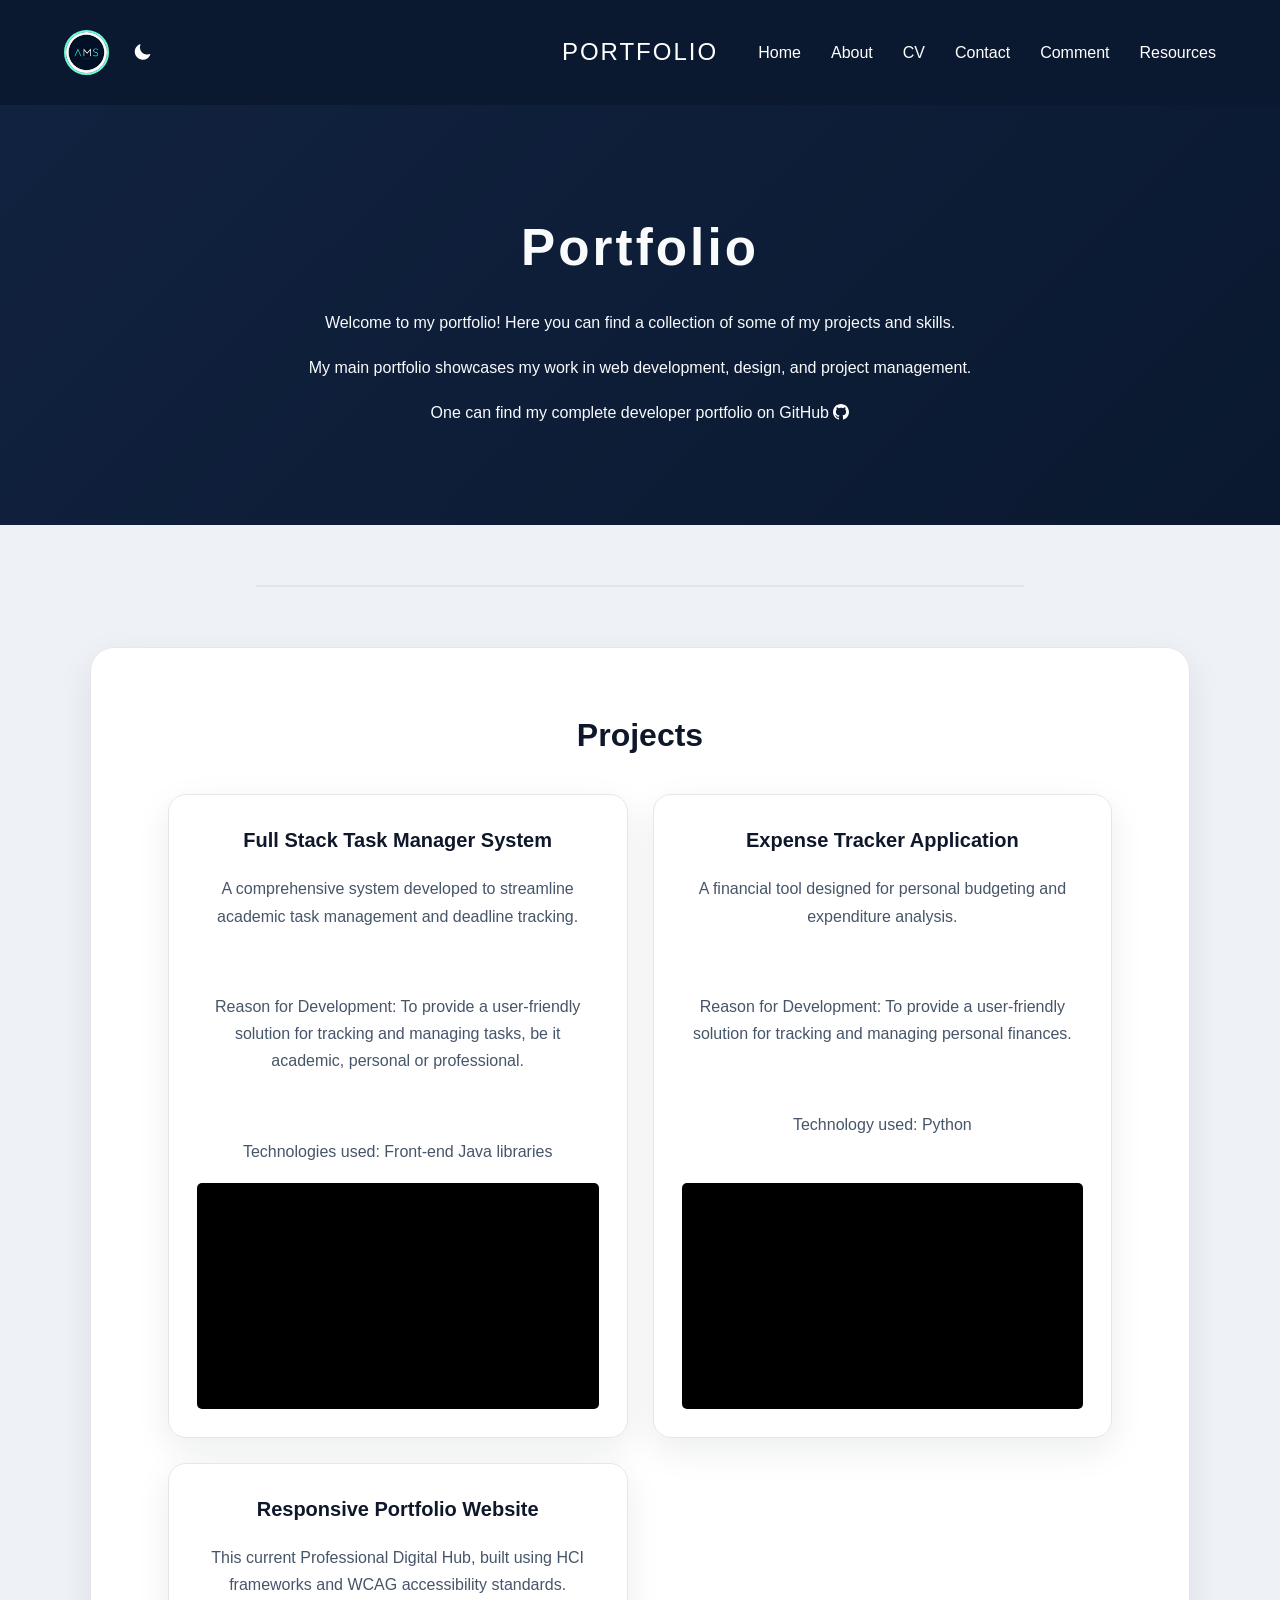
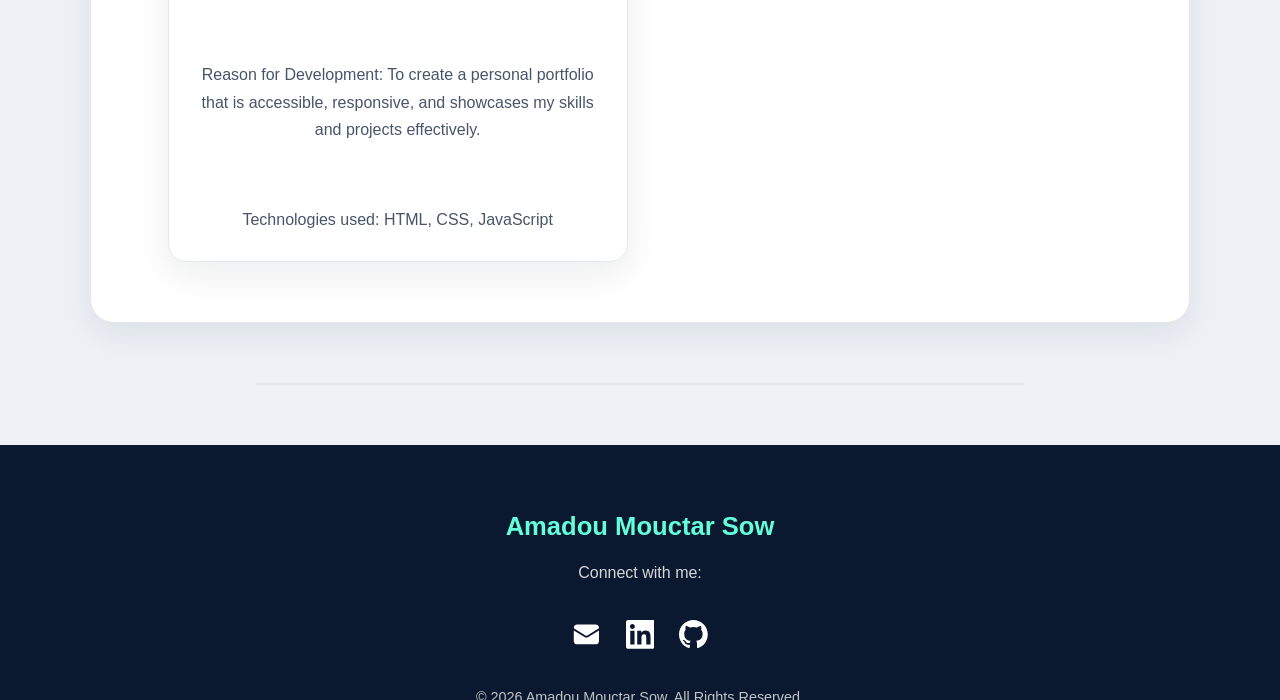
<file: webPages/portfolio.html>
<!DOCTYPE html>
<html lang="en">
<head>
<meta charset="UTF-8">
<title>Portfolio | Amadou Mouctar Sow</title>
<meta name="viewport" content="width=device-width, initial-scale=1.0">
<link rel="icon" type="image/png" sizes="32x32" href="../assets/images/logo_2.png?v=1">
<link rel="icon" type="image/png" sizes="16x16" href="../assets/images/logo_2.png?v=1">
<link rel="apple-touch-icon" href="../assets/images/logo_2.png?v=1">
<link rel="stylesheet" href="../assets/portfolio/portfolio.css">
<link rel="icon" type="image/svg+xml" href="../assets/images/favicon.svg">
<link rel="stylesheet" href="../assets/darkmode/darkmode.css">
<script>if(localStorage.getItem("theme")==="dark")document.documentElement.classList.add("dark-mode");</script>
</head>
<body>
<!--Navigation-->
<nav class="navbar">
<div class="nav-container">
    <div class="nav-brand">
        <a href="../index.html" class="logo">
            <img src="../assets/images/logo_2.png?v=1" alt="Amadou Mouctar Sow" class="logo-img">
        </a>
        <button id="darkModeToggle" aria-label="Toggle dark mode" class="dark-toggle" data-icon="moon"></button>
    </div>
<div class="page-title">Portfolio</div>
<ul class="nav-links">

            <li><a href="../index.html">Home</a></li>
            <li><a href="about.html">About</a></li>
            <li><a href="cv.html">CV</a></li>
            <li><a href="contact.html">Contact</a></li>
            <li><a href="comment.html">Comment</a></li>
            <li><a href="Saveforlater.html">Resources</a></li>
</ul>
</div>
</nav>
<!--Portfolio Section-->
<header class="about-hero">
<h1>Portfolio</h1>
<p>Welcome to my portfolio! Here you can find a collection of some of my projects and skills.</p>
<p>My main portfolio showcases my work in web development, design, and project management.</p>
<p>
    One can find my complete developer portfolio on GitHub
    <a href="https://github.com/darkhorizonfxr53" 
    target="_blank" 
    rel="noopener noreferrer" 
    class="github-link"
    aria-label="GitHub"
    data-icon="github"></a>
</p>
</header>

<hr class="section-divider">
<!--Projects Section-->
<section class="skills-section">
    <h2>Projects</h2>
    <div class="skills-grid">  
        <div class="skill-card">
            <h3>Full Stack Task Manager System</h3>
            <p>A comprehensive system developed to streamline academic task management and deadline tracking.</p>
            <br>
            <p>Reason for Development: To provide a user-friendly solution for 
            tracking and managing tasks, be it academic, personal or professional.</p>
            <br>
            <p>Technologies used: Front-end Java libraries
            <div class="video-container">
                <iframe 
    width="100%" 
    height="315" 
    data-lazy-src="https://www.youtube.com/embed/dhfSNpXcEIA" 
    title="Task Management Demo" 
    loading="lazy"
    frameborder="0" 
    referrerpolicy="strict-origin-when-cross-origin" 
    allow="accelerometer; autoplay; clipboard-write; encrypted-media; gyroscope; picture-in-picture; web-share" 
    allowfullscreen>
</iframe>
            </div>
        </div>
        <div class="skill-card">
            <h3>Expense Tracker Application</h3>
            <p>A financial tool designed for personal budgeting and expenditure analysis.</p>
            <br>
            <p>Reason for Development: To provide a user-friendly solution for tracking and managing personal finances.</p>
            <br>
            <p>Technology used: Python
            <div class="video-container">
                <iframe 
                    width="100%" 
                    height="250" 
                    data-lazy-src="https://www.youtube.com/embed/kyrYj5IH918" 
                    title="Expense Tracker Project Demo" 
                    loading="lazy"
                    frameborder="0" 
                    allow="accelerometer; autoplay; clipboard-write; encrypted-media; gyroscope; picture-in-picture; web-share" 
                    referrerpolicy="strict-origin-when-cross-origin" 
                    allowfullscreen>
                </iframe>
            </div>
        </div>
        <div class="skill-card">
            <h3>Responsive Portfolio Website</h3>
            <p>This current Professional Digital Hub, built using HCI frameworks and WCAG accessibility standards.</p>
        <br>
        <p>Reason for Development: To create a personal portfolio that is accessible, responsive, and showcases my skills and projects effectively.</p>
        <br>
        <p>Technologies used: HTML, CSS, JavaScript</p>   
        </div>

    </div>
</section>

<hr class="section-divider">
<!--Footer-->
<footer class="footer">
    <p class="footer-name">Amadou Mouctar Sow</p>
    <p class="footer-text">Connect with me:</p>
    <div class="footer-social">

        <!-- Email -->
        <a href="mailto:horizonsow@gmail.com" aria-label="Email" data-icon="envelope"></a>

        <!-- LinkedIn -->
        <a href="https://www.linkedin.com/in/amadou-sow-9b490b203"
           target="_blank"
           rel="noopener noreferrer"
           aria-label="LinkedIn"
           data-icon="linkedin"></a>

        <!-- GitHub -->
        <a href="https://github.com/darkhorizonfxr53"
           target="_blank"
           rel="noopener noreferrer"
           aria-label="GitHub"
           data-icon="github"></a>

    </div>

    <p class="footer-copy">© 2026 Amadou Mouctar Sow. All Rights Reserved.</p>

</footer>
<!--Back to Top Button-->
<button id="backToTop" aria-label="Back to top">↑</button>
<script src="../assets/portfolio/portfolio.js"></script>
<script src="../assets/icons/icons.js"></script>
<script src="../assets/lazy-embed/lazy-embed.js"></script>
<script src="../assets/darkmode/darkmode.js"></script>

</body>
</html>
</file>
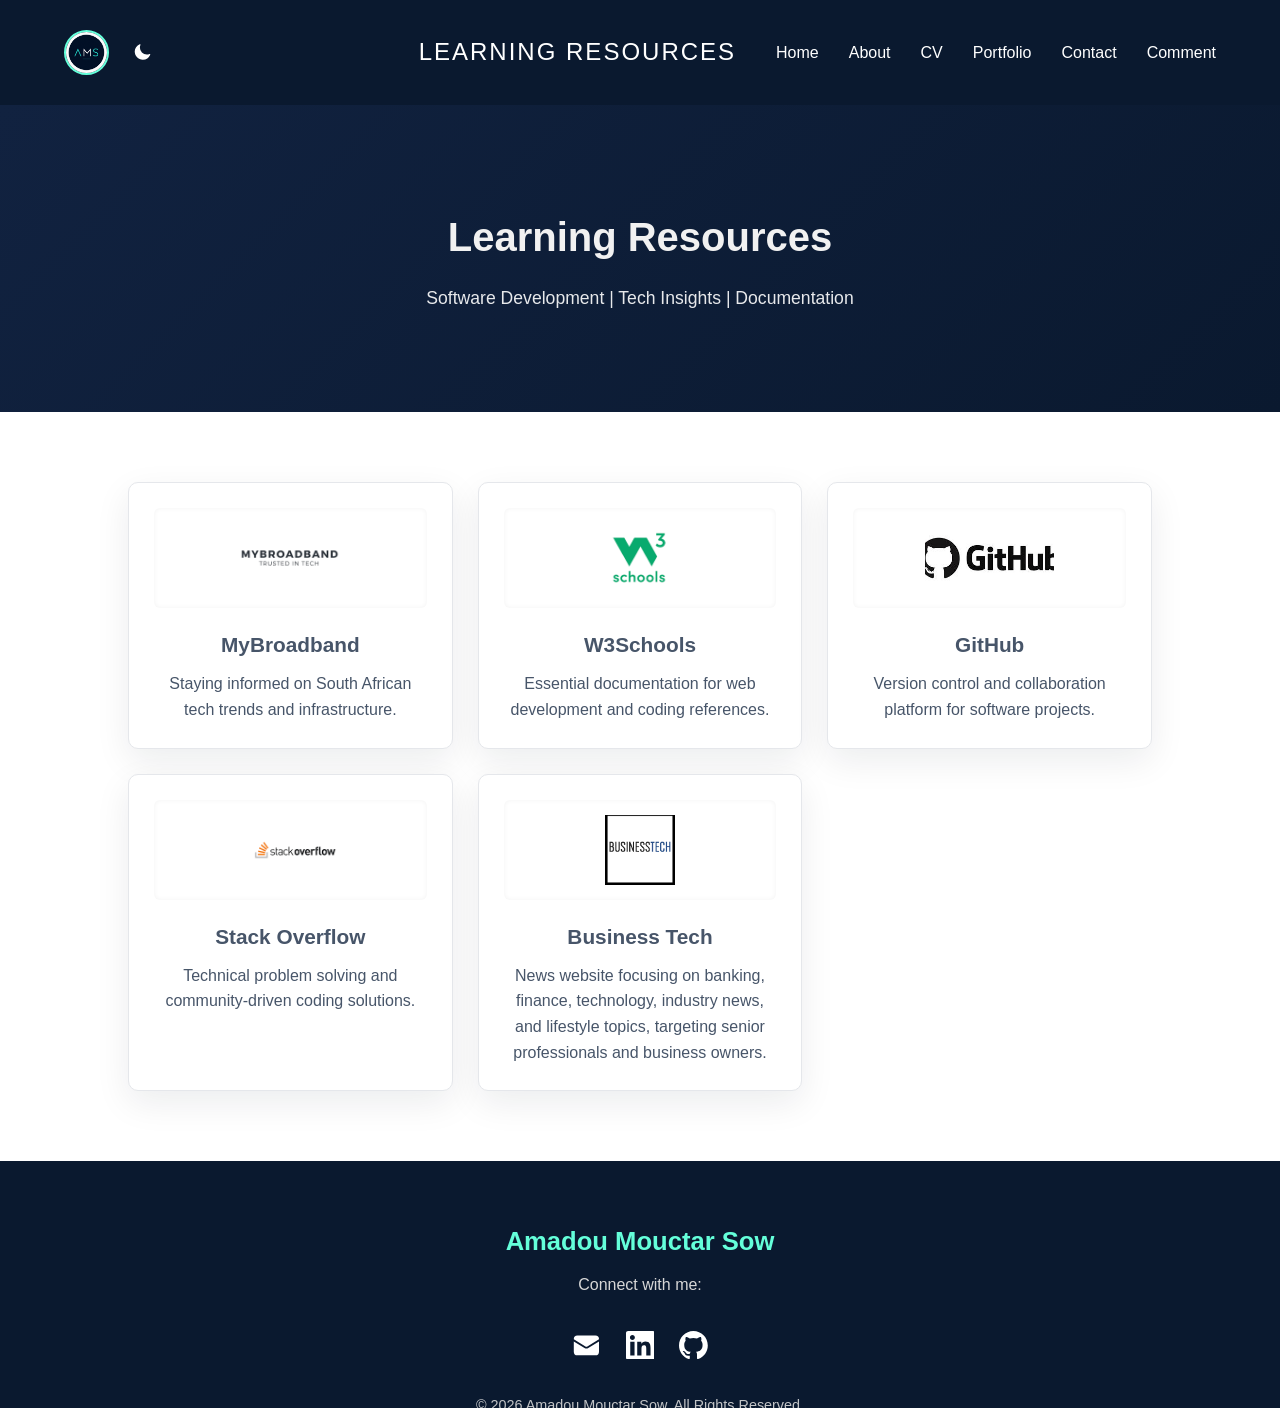
<file: webPages/Saveforlater.html>
<!DOCTYPE html>
<html lang="en">
<head>
    <meta charset="UTF-8">
    <meta name="viewport" content="width=device-width, initial-scale=1.0">
    <title>Resources | Amadou Mouctar Sow</title>
    <link rel="icon" type="image/png" sizes="32x32" href="../assets/images/logo_2.png?v=1">
    <link rel="icon" type="image/png" sizes="16x16" href="../assets/images/logo_2.png?v=1">
    <link rel="apple-touch-icon" href="../assets/images/logo_2.png?v=1">
      <link rel="icon" type="image/svg+xml" href="../assets/images/favicon.svg">
    <link rel="stylesheet" href="../assets/SaveforLater/SaveforLater.css">
    <link rel="stylesheet" href="../assets/darkmode/darkmode.css">
    <script>if(localStorage.getItem("theme")==="dark")document.documentElement.classList.add("dark-mode");</script>
</head>
<body>

    <nav class="navbar">
        <div class="nav-container">
            <div class="nav-brand">
                <a href="../index.html" class="logo">
                    <img src="../assets/images/logo_2.png?v=1" alt="Amadou Mouctar Sow" class="logo-img">
                </a>
                <button id="darkModeToggle" aria-label="Toggle dark mode" class="dark-toggle" data-icon="moon"></button>
            </div>
            <div class="page-title">Learning Resources</div>
            <ul class="nav-links">
                <li><a href="../index.html">Home</a></li>
                <li><a href="about.html">About</a></li>
                <li><a href="cv.html">CV</a></li>
                <li><a href="portfolio.html">Portfolio</a></li>
                <li><a href="contact.html">Contact</a></li>
                <li><a href="comment.html">Comment</a></li>
            </ul>
        </div>
    </nav>

    <header class="about-hero">
        <h1>Learning Resources</h1>
        <p>Software Development | Tech Insights | Documentation</p>
    </header>
    <section class="resources-main">
        <div class="resources-grid">
            
            <a href="https://mybroadband.co.za" target="_blank" class="resource-card">
                <div class="img-box">
                    <img src="../assets/images/mybroadband.png" alt="MyBroadband">
                </div>
                <h3>MyBroadband</h3>
                <p>Staying informed on South African tech trends and infrastructure.</p>
            </a>
              
            <a href="https://www.w3schools.com" target="_blank" class="resource-card">
                <div class="img-box">
                    <img src="../assets/images/w3schools logo.png" alt="W3Schools">
                </div>
                <h3>W3Schools</h3>
                <p>Essential documentation for web development and coding references.</p>
            </a>

            <a href="https://github.com/darkhorizonfxr53" target="_blank" class="resource-card">
                <div class="img-box">
                    <img src="../assets/images/github logo.jpg" alt="GitHub">
                </div>
                <h3>GitHub</h3>
                <p>Version control and collaboration platform for software projects.</p>
            </a>

            <a href="https://stackoverflow.com" target="_blank" class="resource-card">
                <div class="img-box">
                    <img src="../assets/images/stackoverflow.png" alt="Stack Overflow">
                </div>
                <h3>Stack Overflow</h3>
                <p>Technical problem solving and community-driven coding solutions.</p>
            </a>

            <a href="https://businesstech.co.za" target="_blank" class="resource-card">
                <div class="img-box">
                    <img src="../assets/images/Business tech logo 2.png" alt="BusinessTech">
                </div>
                <h3>Business Tech</h3>
                <p>News website focusing on banking, finance, technology, industry news, and lifestyle topics, targeting senior professionals and business owners.</p>
            </a>

        </div>
    </section>
<footer class="footer">
    <p class="footer-name">Amadou Mouctar Sow</p>
    <p class="footer-text">Connect with me:</p>
    <div class="footer-social">
        <!-- Email -->
        <a href="mailto:horizonsow@gmail.com" aria-label="Email" data-icon="envelope"></a>
        <!-- LinkedIn -->
        <a href="https://www.linkedin.com/in/amadou-sow-9b490b203"
           target="_blank"
           rel="noopener noreferrer"
           aria-label="LinkedIn"
           data-icon="linkedin"></a>
        <!-- GitHub -->
        <a href="https://github.com/darkhorizonfxr53"
           target="_blank"
           rel="noopener noreferrer"
           aria-label="GitHub"
           data-icon="github"></a>
    </div>
    <p class="footer-copy">© 2026 Amadou Mouctar Sow. All Rights Reserved.</p>
</footer>
<button id="backToTop" aria-label="Back to top">↑</button>
<script src="../assets/SaveforLater/saveforlater.js"></script>
<script src="../assets/icons/icons.js"></script>
<script src="../assets/darkmode/darkmode.js"></script>
</body>
</html>
</file>
<file: assets/index/index.css>
/* ============================= */
/* 1. RESET & BASE STYLES */
/* ============================= */

* {
    margin: 0;
    padding: 0;
    box-sizing: border-box;
}

body {
    font-family: 'Segoe UI', Tahoma, Geneva, Verdana, sans-serif;
    background-color: var(--bg);
    color: var(--text);
    line-height: 1.7;
    transition: background 0.35s ease, color 0.35s ease;
}

/* ============================= */
/* 2. NAVIGATION */
/* ============================= */

.navbar {
    background-color: var(--navbar);
    padding: 18px 0;
    position: sticky;
    top: 0;
    z-index: 1000;
    backdrop-filter: blur(1000px);
    padding: 30px 0;
    transition: all 0.4s ease;
}

.nav-links{
    justify-self: end;
}

.nav-container {
    width: 90%;
    margin: auto;
    display: grid;
    grid-template-columns: 1fr auto 1fr;
    align-items: center;
}

.logo {
    display: flex;
    align-items: center;
    text-decoration: none;
}

.logo-img {
    width: 45px;
    height: 45px;
    border-radius: 50%;
    object-fit: cover;
    border: 2px solid #64ffda;
    transition: all 0.3s ease;
}

.logo-img:hover {
    transform: scale(1.1);
}

.navbar.shrink .logo-img {
    width: 40px;
    height: 40px;
}
.page-title{
    color: white;
    font-size: 1.5rem;
    font-weight: 500;
    letter-spacing: 2px;
    padding: 0 40px;
    text-transform: uppercase;
    transition: all 0.4s ease;
}

.nav-links {
    list-style: none;
    display: flex;
    gap: 30px;
    justify-self: end;
}

.nav-links a {
    text-decoration: none;
    color: white;
    font-weight: 500;
    transition: color 0.3s ease;
}

.nav-links a:hover,
.nav-links .active {
    color: #64ffda;
}

/* ============================= */
/* 3. Shrunk navbar */
/* ============================= */
.navbar.shrink {
    padding: 12px 0;
}

.navbar.shrink .logo {
    font-size: 1rem;
}

.navbar.shrink .page-title {
    font-size: 1.1rem;
    letter-spacing: 1px;
    padding: 0 20px;
}
.navbar.shrink .nav-links{
    gap: 20px;
}

/* ============================= */
/* 3. HERO SECTION */
/* ============================= */

.about-hero {
    background: linear-gradient(135deg, #0f172a, #112240 55%, #0a192f);
    color: #f8fafc;
    text-align: center;
    padding: 90px 24px;
    min-height: 420px;
    display: flex;
    flex-direction: column;
    justify-content: center;
    gap: 18px;
}

.about-hero h1 {
    font-size: clamp(2.4rem, 4vw, 3.4rem);
    margin-bottom: 12px;
    letter-spacing: 0.06em;
}

.about-hero p {
    font-size: 1.08rem;
    max-width: 760px;
    margin: 0 auto;
    opacity: 0.92;
}

/* ============================= */
/* 4. SECTION DIVIDER */
/* ============================= */

.section-divider {
    width: 60%;
    margin: 60px auto;
    border: none;
    border-top: 2px solid #e0e6ed;
}

/* ============================= */
/* 5. SKILLS / CARDS SECTION */
/* ============================= */

.skills-section {
    background-color: #ffffff;
    border: 1px solid #e5e7eb;
    border-radius: 24px;
    box-shadow: 0 20px 60px rgba(15, 23, 42, 0.08);
    padding: 60px 6%;
    margin: 40px auto;
    max-width: 1100px;
    text-align: left;
}

.skills-section h2 {
    margin-bottom: 32px;
    font-size: 2rem;
    letter-spacing: 0.02em;
}

/* Grid Layout */
.skills-grid {
    display: grid;
    grid-template-columns: repeat(auto-fit, minmax(240px, 1fr));
    gap: 24px;
}

/* ============================= */
/* 6. INTERACTIVE SKILL CARDS */
/* ============================= */

.skill-card {
    background-color: #ffffff;
    border: 1px solid #e5e7eb;
    padding: 28px;
    border-radius: 18px;
    box-shadow: 0 8px 30px rgba(15, 23, 42, 0.06);

    cursor: pointer;
    position: relative;

    transition: transform 0.3s ease, box-shadow 0.3s ease, border-color 0.3s ease;
}

/* Hover Effect */
.skill-card:hover {
    transform: translateY(-6px) scale(1.01);
    box-shadow: 0 0 0 1px rgba(100, 255, 218, 0.35), 0 20px 45px rgba(15, 23, 42, 0.14);
    border-color: #64ffda;
}

/* Title Layout */
.skill-card h3 {
    font-size: 1.12rem;
    font-weight: 600;
    letter-spacing: 0.01em;
    margin-bottom: 18px;
}

/* Arrow Indicator */
.skill-card h3::after {
    content: "↓";
    font-size: 1.15rem;
    color: #475569;
    margin-left: 8px;
    display: inline-block;
    transition: transform 0.3s ease;
}

/* Rotate Arrow When Active */
.skill-card.active h3::after {
    transform: rotate(180deg);
}
.skill-card:focus{
    outline: 3px solid #7dd3fc;
    outline-offset: 4px;
}

/* Hidden Description */
.skill-desc {
    max-height: 0;
    overflow: hidden;
    opacity: 0;
    margin-top: 0;
    transition: 
        max-height 0.4s ease,
        opacity 0.3s ease,
        margin-top 0.3s ease;
}

/* Show Description */
.skill-card.active .skill-desc {
    max-height: 500px;
    opacity: 1;
}

/* Text Styling */
.skill-desc p,
.skill-desc small {
    font-weight: 400;
    font-size: 0.97rem;
    color: #475569;
}

.skill-desc small {
    display: block;
    margin-top: 14px;
    color: #64748b;
}

/* Scrollbar Styling */
.skill-desc::-webkit-scrollbar {
    width: 6px;
}

.skill-desc::-webkit-scrollbar-thumb {
    background-color: #64ffda;
    border-radius: 10px;
}

/* ============================= */
/* 7. FOOTER */
/* ============================= */

.footer {
    text-align: center;
    padding: 60px 20px 30px;
    background-color: var(--navbar);
    color: white;
}

.footer-name {
    font-size: 1.6rem;
    font-weight: 600;
    color: #64ffda;
    margin-bottom: 10px;
}

.footer-text {
    color: #d7d7d7;
    margin-bottom: 25px;
}

.footer-social {
    display: flex;
    justify-content: center;
    gap: 25px;
    margin-bottom: 25px;
}

.footer-social a,
.footer-social a:link,
.footer-social a:visited {
    color: white;
    font-size: 1.8rem;
    transition: all 0.3s ease;
    text-decoration: none;
}

/* hover effect */
.footer-social a:hover,
.footer-social a:hover i {
    color: #64ffda;
    transform: translateY(-5px) scale(1.1);
}

/* prevent ugly visited colors */
.footer-social a:visited {
    color: white;
}

.footer-copy {
    font-size: 0.9rem;
    color: #d7d7d7;
    opacity: 0.9;
}

/* ============================= */
/* 8. BACK TO TOP BUTTON */
/* ============================= */

#backToTop {
    position: fixed;
    bottom: 32px;
    right: 32px;
    background-color: #64ffda;
    color: #0f172a;
    border: none;
    padding: 14px 18px;
    font-size: 18px;
    font-weight: 700;
    border-radius: 50%;
    box-shadow: 0 20px 40px rgba(15, 23, 42, 0.18);
    transition: transform 0.25s ease, opacity 0.25s ease;
}

#backToTop:hover {
    transform: translateY(-4px);
}

/* Smooth Scroll */
html {
    scroll-behavior: smooth;
}

/* ============================= */
/* 9. RESPONSIVE DESIGN */
/* ============================= */

@media screen and (max-width: 768px) {

    .nav-links {
        gap: 20px;
    }

    .skills-section {
        padding: 50px 5%;
    }

    .about-hero {
        padding: 80px 20px;
    }
}
</file>
<file: assets/darkmode/darkmode.css>
/* =========================================
   THEME VARIABLES (LIGHT)
========================================= */
@import url("../icons/icons.css");
:root {
    --bg: #eef2f7;
    --surface: #ffffff;
    --surface-2: #f8fafc;
    --text: #0f172a;
    --text-light: #475569;

    --navbar: #0a192f;
    --hero: #112240;

    --border: #e5e7eb;
    --accent: #64ffda;

    --shadow: 0 12px 35px rgba(15, 23, 42, 0.08);
}

/* =========================================
   DARK MODE VARIABLES
========================================= */
html.dark-mode,
body.dark-mode {
    --bg: #0f172a;
    --surface: #172554;
    --surface-2: #1e293b;
    --text: #f8fafc;
    --text-light: #cbd5e1;

    --navbar: #020617;
    --hero: #020617;

    --border: #334155;

    --shadow: 0 15px 40px rgba(0, 0, 0, 0.45);
}

/* =========================================
   GLOBAL APPLY
========================================= */
body {
    background: var(--bg);
    color: var(--text);
    transition: background 0.35s ease, color 0.35s ease;
}

/* =========================================
   NAVBAR + LOGO + TOGGLE LAYOUT
========================================= */
.navbar {
    background: var(--navbar);
}

.nav-brand {
    display: flex;
    align-items: center;
    gap: 12px;
    justify-self: start;
}

/* =========================================
   HERO
========================================= */
.about-hero {
    background: linear-gradient(135deg, var(--hero), var(--navbar));
}

/* =========================================
   CARDS / SECTIONS (SHARED)
========================================= */
.skills-section,
.timeline-section,
.contact-section,
.contact-card,
.skill-card,
.about-main,
.section-card,
.overview-panel,
.overview-section,
.timeline-item,
.resources-main,
.resource-card,
.comment-section,
.comment-card,
.form-container,
.cv-section,
.cv-viewer,
.widget,
.sidebar {
    background: var(--surface);
    color: var(--text);
    border-color: var(--border);
}

.skills-section,
.skill-card,
.contact-card,
.section-card,
.overview-panel,
.resource-card,
.comment-card,
.form-container,
.timeline-item {
    box-shadow: var(--shadow);
}

/* Alternate section backgrounds */
html.dark-mode .timeline-section,
body.dark-mode .timeline-section {
    background-color: var(--surface-2);
}

html.dark-mode .about-main,
html.dark-mode .resources-main,
html.dark-mode .comment-section,
body.dark-mode .about-main,
body.dark-mode .resources-main,
body.dark-mode .comment-section {
    background-color: var(--bg);
}

html.dark-mode .skills-section,
body.dark-mode .skills-section {
    background-color: var(--surface);
    border-color: var(--border);
}

html.dark-mode .skill-card,
body.dark-mode .skill-card {
    background-color: var(--surface);
    border: 1px solid var(--border);
}

html.dark-mode .resource-card,
body.dark-mode .resource-card {
    background-color: var(--surface-2);
}

html.dark-mode .img-box,
body.dark-mode .img-box {
    background: var(--surface);
}

/* text contrast */
.skill-desc p,
.timeline-item p,
.about-description p,
.contact-item p,
.resource-card p,
.resource-card h3,
.about-description h2,
.section-card h2,
.overview-panel p,
.cv-section p {
    color: var(--text-light);
}

html.dark-mode .resource-card h3,
html.dark-mode .about-description h2,
html.dark-mode .section-card h2,
body.dark-mode .resource-card h3,
body.dark-mode .about-description h2,
body.dark-mode .section-card h2 {
    color: var(--text);
}

html.dark-mode .skill-card h3::after,
body.dark-mode .skill-card h3::after {
    color: var(--text-light);
}

html.dark-mode .section-divider,
body.dark-mode .section-divider {
    border-top-color: var(--border);
}

html.dark-mode .about-hero a,
body.dark-mode .about-hero a {
    color: var(--accent);
}

html.dark-mode input,
html.dark-mode textarea,
html.dark-mode select,
body.dark-mode input,
body.dark-mode textarea,
body.dark-mode select {
    background-color: var(--surface-2);
    color: var(--text);
    border-color: var(--border);
}

/* =========================================
   FOOTER
========================================= */
footer,
.footer {
    background: var(--navbar);
    color: white;
}

/* =========================================
   DARK MODE TOGGLE BUTTON
========================================= */
.dark-toggle {
    width: 42px;
    height: 42px;
    border-radius: 50%;
    border: none;
    background: transparent;
    color: white;
    cursor: pointer;
    display: flex;
    align-items: center;
    justify-content: center;
    flex-shrink: 0;
    transition: 0.3s ease;
}

.dark-toggle:hover {
    background: rgba(100, 255, 218, 0.15);
    transform: scale(1.1);
}
</file>
<file: assets/about/about.css>
/* ============================= */
/* 1. RESET & BASE STYLES */
/* ============================= */

* {
    margin: 0;
    padding: 0;
    box-sizing: border-box;
}

body {
    font-family: 'Segoe UI', Tahoma, Geneva, Verdana, sans-serif;
    background-color: var(--bg);
    color: var(--text);
    line-height: 1.6;
    transition: background 0.35s ease, color 0.35s ease;
}

/* ============================= */
/* 2. NAVIGATION */
/* ============================= */

.navbar {
    background-color: var(--navbar);
    padding: 18px 0;
    position: sticky;
    top: 0;
    z-index: 1000;
    backdrop-filter: blur(1000px);
    padding: 30px 0;
    transition: all 0.4s ease;
}

.nav-links{
    justify-self: end;
}

.nav-container {
    width: 90%;
    margin: auto;
    display: grid;
    grid-template-columns: 1fr auto 1fr;
    align-items: center;
}

.logo {
    color: #64ffda;
    font-weight: 700;
    font-size: 1.2rem;
    text-decoration: none;
    transition: all 0.4s ease;
    display: flex;
    align-items: center;
}

.logo-img {
    width: 45px;
    height: 45px;
    border-radius: 50%;
    object-fit: cover;
    border: 2px solid #64ffda;
    transition: all 0.3s ease;
}

.logo-img:hover {
    transform: scale(1.1);
}

.navbar.shrink .logo-img {
    width: 40px;
    height: 40px;
}
.page-title{
    color: white;
    font-size: 1.5rem;
    font-weight: 500;
    letter-spacing: 2px;
    padding: 0 40px;
    text-transform: uppercase;
    transition: all 0.4s ease;
}

.nav-links {
    list-style: none;
    display: flex;
    gap: 30px;
    justify-self: end;
}

.nav-links a {
    text-decoration: none;
    color: white;
    font-weight: 500;
    transition: color 0.3s ease;
}

.nav-links a:hover,
.nav-links .active {
    color: #64ffda;
}

/* ============================= */
/* 3. Shrunk navbar */
/* ============================= */
.navbar.shrink {
    padding: 12px 0;
}

.navbar.shrink .logo {
    font-size: 1rem;
}

.navbar.shrink .page-title {
    font-size: 1.1rem;
    letter-spacing: 1px;
    padding: 0 20px;
}
.navbar.shrink .nav-links{
    gap: 20px;
}
/* ============================= */
/* 3. HERO */
/* ============================= */

.about-hero {
    background: linear-gradient(135deg, var(--hero), var(--navbar));
    color: white;
    text-align: center;
    padding: 100px 20px;
}

.about-hero h1 {
    font-size: 2.5rem;
    margin-bottom: 15px;
}

.about-hero p {
    font-size: 1.1rem;
    opacity: 0.9;
}

/* ============================= */
/* 4. Logo test */

.logo {
    display: flex;
    align-items: center;
    text-decoration: none;
}

.logo-img {
    width: 45px;
    height: 45px;
    border-radius: 50%;
    object-fit: cover;
    border: 2px solid #64ffda;
    transition: all 0.3s ease;
}

.logo-img:hover {
    transform: scale(1.1);
}

.navbar.shrink .logo-img {
    width: 40px;
    height: 40px;
}
/* ============================= */
/* 4. ABOUT MAIN */
/* ============================= */

.about-main {
    display: flex;
    justify-content: center;
    align-items: flex-start;
    gap: 60px;
    padding: 70px 10%;
    flex-wrap: wrap;
    background-color: #ffffff;
}

.profile-image {
    width: 260px;
    height: 260px;
    border-radius: 50%;
    overflow: hidden;
    border: 3px solid #64ffda;
    background-color: #d9d9d9;
    box-shadow: 0 10px 25px rgba(0,0,0,0.1);
}

.profile-image img {
    width: 100%;
    height: 100%;
    object-fit: cover;
}

.about-description {
    max-width: 600px;
}

.about-description h2 {
    font-size: 1.8rem;
    margin-bottom: 20px;
}

.about-description p {
    margin-bottom: 15px;
}

.section-card {
    background-color: #ffffff;
    border: 1px solid #e5e7eb;
    border-radius: 16px;
    box-shadow: 0 10px 30px rgba(15, 23, 42, 0.06);
    padding: 32px;
    margin: 0 auto 30px;
    max-width: 1100px;
}

/* Center section titles and make the heading itself interactive (glow on hover)
   so hovering the heading doesn't cause the whole card to glow. */
.section-card h2 {
    text-align: center;
    margin: 0 auto 18px;
    display: inline-block;
    padding: 8px 14px;
    border-radius: 10px;
    border: 1px solid transparent;
    transition: transform 0.25s ease, box-shadow 0.25s ease, border-color 0.25s ease;
}

.section-card h2:hover {
    transform: translateY(-4px);
    box-shadow: 0 0 0 1px rgba(100, 255, 218, 0.35), 0 12px 30px rgba(15, 23, 42, 0.08);
    border-color: #64ffda;
}

.timeline-section {
    padding: 20px 10% 10px;
    background-color: #f4f6f8;
}

.timeline-section h2 {
    margin-bottom: 24px;
    font-size: 1.8rem;
}

.timeline-item {
    margin-bottom: 24px;
    padding-left: 20px;
    border-left: 4px solid #64ffda;
}

.timeline-item h3 {
    margin-bottom: 5px;
}

.skills-section {
    background-color: #f4f6f8;
    padding: 20px 10% 10px;
}

.skills-section h2 {
    margin-bottom: 24px;
    font-size: 1.8rem;
}

.skills-grid {
    display: grid;
    grid-template-columns: repeat(auto-fit, minmax(220px, 1fr));
    gap: 25px;
}

.skill-card {
    background-color: #ffffff;
    border: 1px solid #e5e7eb;
    padding: 25px;
    border-radius: 10px;
    box-shadow: 0 5px 15px rgba(0,0,0,0.05);
    cursor: pointer;
    position: relative;
    transition: all 0.3s ease;
}

.skill-card:hover {
    transform: translateY(-6px) scale(1.01);
    box-shadow: 0 0 0 1px rgba(100, 255, 218, 0.35), 0 20px 45px rgba(15, 23, 42, 0.14);
    border-color: #64ffda;
}

.skill-card:focus {
    outline: 2px solid #64ffda;
    outline-offset: 3px;
}

.skill-card h3 {
    display: block;
    text-align: center;
    font-size: 1.12rem;
    margin-bottom: 14px;
    position: relative;
}

.skill-card h3::after {
    content: "↓";
    font-size: 1.05rem;
    display: inline-block;
    margin-left: 8px;
    transition: transform 0.3s ease;
}

.skill-card.active h3::after {
    transform: rotate(180deg);
}

.skill-desc {
    max-height: 0;
    overflow: hidden;
    opacity: 0;
    transition: max-height 0.4s ease, opacity 0.3s ease;
}

.skill-card.active .skill-desc {
    max-height: 300px;
    opacity: 1;
}

.skill-desc p {
    font-weight: 400;
    font-size: 0.95rem;
    color: #444;
}

.skill-desc::-webkit-scrollbar {
    width: 6px;
}

.skill-desc::-webkit-scrollbar-thumb {
    background-color: #64ffda;
    border-radius: 10px;
}

/* ============================= */
/* 7. CTA */
/* ============================= */

.cta-section {
    background-color: #0a192f;
    color: white;
    text-align: center;
    padding: 70px 20px;
}

.btn,
.btn-secondary {
    display: inline-block;
    margin: 15px;
    padding: 12px 30px;
    border-radius: 6px;
    text-decoration: none;
    font-weight: 600;
}

.btn {
    background-color: #64ffda;
    color: #0a192f;
}

.btn-secondary {
    border: 2px solid #64ffda;
    color: #64ffda;
}

.btn-secondary:hover {
    background-color: #64ffda;
    color: #0a192f;
}

/* ============================= */
/* 8. FOOTER */
/* ============================= */


/* ============================= */
/* FOOTER (FIXED + PROFESSIONAL) */
/* ============================= */

.footer {
    text-align: center;
    padding: 60px 20px 30px;
    background-color: var(--navbar);
    color: white;
}

.footer-name {
    font-size: 1.6rem;
    font-weight: 600;
    color: #64ffda;
    margin-bottom: 10px;
}

.footer-text {
    color: #d7d7d7;
    margin-bottom: 25px;
}

.footer-social {
    display: flex;
    justify-content: center;
    gap: 25px;
    margin-bottom: 25px;
}

.footer-social a,
.footer-social a:link,
.footer-social a:visited {
    color: white;
    font-size: 1.8rem;
    transition: all 0.3s ease;
    text-decoration: none;
}

/* hover effect */
.footer-social a:hover,
.footer-social a:hover i {
    color: #64ffda;
    transform: translateY(-5px) scale(1.1);
}

/* prevent ugly visited colors */
.footer-social a:visited {
    color: white;
}

.footer-copy {
    font-size: 0.9rem;
    color: #d7d7d7;
    opacity: 0.9;
}

/* ============================= */
/* 9. BACK TO TOP */
/* ============================= */

#backToTop {
    position: fixed;
    bottom: 40px;
    right: 40px;
    background-color: #64ffda;
    color: #0a192f;
    border: none;
    padding: 12px 16px;
    border-radius: 50%;
    cursor: pointer;

    opacity: 0;
    pointer-events: none;

    transition: 
        opacity 0.3s ease,
        transform 0.3s ease;
}

/* ============================= */
/* 10. UTIL */
/* ============================= */

.section-divider {
    width: 60%;
    margin: 60px auto;
    border-top: 2px solid #e0e6ed;
}

html {
    scroll-behavior: smooth;
}

/* ============================= */
/* 11. RESPONSIVE */
/* ============================= */

@media screen and (max-width: 768px) {

    .about-main {
        flex-direction: column;
        align-items: center;
    }

}
</file>
<file: assets/comment/comment.css>
/* Reset & Perfect Font Stack */
* {
    margin: 0;
    padding: 0;
    box-sizing: border-box;
}

body {
    font-family: 'Segoe UI', Tahoma, Geneva, Verdana, sans-serif;
    background-color: var(--bg);
    color: var(--text);
    line-height: 1.6;
    transition: background 0.35s ease, color 0.35s ease;
}

/* ============================= */
/* 2. NAVIGATION */
/* ============================= */

.navbar {
    background-color: var(--navbar);
    padding: 18px 0;
    position: sticky;
    top: 0;
    z-index: 1000;
    backdrop-filter: blur(1000px);
    padding: 30px 0;
    transition: all 0.4s ease;
}

.nav-links{
    justify-self: end;
}

.nav-container {
    width: 90%;
    margin: auto;
    display: grid;
    grid-template-columns: 1fr auto 1fr;
    align-items: center;
}

.logo {
    color: #64ffda;
    font-weight: 700;
    font-size: 1.2rem;
    text-decoration: none;
    transition: all 0.4s ease;
    display: flex;
    align-items: center;
}

.logo-img {
    width: 45px;
    height: 45px;
    border-radius: 50%;
    object-fit: cover;
    border: 2px solid #64ffda;
    transition: all 0.3s ease;
}

.logo-img:hover {
    transform: scale(1.1);
}

.navbar.shrink .logo-img {
    width: 40px;
    height: 40px;
}
.page-title{
    color: white;
    font-size: 1.5rem;
    font-weight: 500;
    letter-spacing: 2px;
    padding: 0 40px;
    text-transform: uppercase;
    transition: all 0.4s ease;
}

.nav-links {
    list-style: none;
    display: flex;
    gap: 30px;
    justify-self: end;
}

.nav-links a {
    text-decoration: none;
    color: white;
    font-weight: 500;
    transition: color 0.3s ease;
}

.nav-links a:hover,
.nav-links .active {
    color: #64ffda;
}
/* ============================= */
/* Logos and Images */
/* ============================= */
.logo {
    display: flex;
    align-items: center;
    text-decoration: none;
}

.logo-img {
    width: 45px;
    height: 45px;
    border-radius: 50%;
    object-fit: cover;
    border: 2px solid #64ffda;
    transition: all 0.3s ease;
}

.logo-img:hover {
    transform: scale(1.1);
}

.navbar.shrink .logo-img {
    width: 40px;
    height: 40px;
}

/* ============================= */
/* 3. Shrunk navbar */
/* ============================= */
.navbar.shrink {
    padding: 12px 0;
}

.navbar.shrink .logo {
    font-size: 1rem;
}

.navbar.shrink .page-title {
    font-size: 1.1rem;
    letter-spacing: 1px;
    padding: 0 20px;
}
.navbar.shrink .nav-links{
    gap: 20px;
}
/* ---------------- HERO (Consistent Dark Header) ---------------- */
.about-hero {
    background: linear-gradient(135deg, var(--hero), var(--navbar));
    color: white;
    text-align: center;
    padding: 80px 20px;
}

.about-hero h1 {
    font-size: 2.5rem;
    margin-bottom: 15px;
}

.about-hero p {
    font-size: 1.1rem;
    opacity: 0.9;
}

/* ---------------- FORM EMBED STYLES ---------------- */
.comment-section {
    display: flex;
    justify-content: center;
    padding: 70px 10%;
    background-color: #ffffff; /* White section like About Main */
}

.form-container {
    background-color: #ffffff; 
    width: 750px;
    max-width: 100%;
    padding: 10px;
    border-radius: 12px;
    border: 2px solid #e0e6ed; /* Subtle light border */
    box-shadow: 0 10px 25px rgba(0,0,0,0.05); /* Soft shadow to match cards */
    overflow: hidden;
}

/* ============================= */
/* FOOTER (FIXED + PROFESSIONAL) */
/* ============================= */

.footer {
    text-align: center;
    padding: 60px 20px 30px;
    background-color: var(--navbar);
    color: white;
}

.footer-name {
    font-size: 1.6rem;
    font-weight: 600;
    color: #64ffda;
    margin-bottom: 10px;
}

.footer-text {
    color: #d7d7d7;
    margin-bottom: 25px;
}

.footer-social {
    display: flex;
    justify-content: center;
    gap: 25px;
    margin-bottom: 25px;
}

.footer-social a,
.footer-social a:link,
.footer-social a:visited {
    color: white;
    font-size: 1.8rem;
    transition: all 0.3s ease;
    text-decoration: none;
}

/* hover effect */
.footer-social a:hover,
.footer-social a:hover i {
    color: #64ffda;
    transform: translateY(-5px) scale(1.1);
}

/* prevent ugly visited colors */
.footer-social a:visited {
    color: white;
}

.footer-copy {
    font-size: 0.9rem;
    color: #d7d7d7;
    opacity: 0.9;
}

/* ---------------- BACK TO TOP ---------------- */
#backToTop {
    position: fixed;
    bottom: 40px;
    right: 40px;
    background-color: #64ffda;
    color: #0a192f;
    border: none;
    padding: 12px 16px;
    border-radius: 50%;
    cursor: pointer;
    opacity: 0;
    pointer-events: none;
    transition: 
        opacity 0.3s ease,
        transform 0.3s ease;
}

#backToTop:hover {
    transform: translateY(-4px);
}

html {
    scroll-behavior: smooth;
}

.section-divider{
    width:60%;
    margin:60px auto;
    border:none;
    border-top:2px solid #e0e6ed;
}
</file>
<file: assets/contact/contact.css>
* {
    margin: 0;
    padding: 0;
    box-sizing: border-box;
}

html {
    scroll-behavior: smooth;
}

body {
    font-family: 'Segoe UI', Tahoma, Geneva, Verdana, sans-serif;
    background-color: var(--bg);
    color: var(--text);
    line-height: 1.6;
    transition: background 0.35s ease, color 0.35s ease;
}

.navbar {
    background-color: var(--navbar);
    padding: 18px 0;
    position: sticky;
    top: 0;
    z-index: 1000;
    backdrop-filter: blur(1000px);
    padding: 30px 0;
    transition: all 0.4s ease;
}

.nav-links {
    justify-self: end;
}

.nav-container {
    width: 90%;
    margin: auto;
    display: grid;
    grid-template-columns: 1fr auto 1fr;
    align-items: center;
}

.logo {
    color: #64ffda;
    font-weight: 700;
    font-size: 1.2rem;
    text-decoration: none;
    transition: all 0.4s ease;
    display: flex;
    align-items: center;
}

.logo-img {
    width: 45px;
    height: 45px;
    border-radius: 50%;
    object-fit: cover;
    border: 2px solid #64ffda;
    transition: all 0.3s ease;
}

.logo-img:hover {
    transform: scale(1.1);
}

.navbar.shrink .logo-img {
    width: 40px;
    height: 40px;
}

.page-title {
    color: white;
    font-size: 1.5rem;
    font-weight: 500;
    letter-spacing: 2px;
    padding: 0 40px;
    text-transform: uppercase;
    transition: all 0.4s ease;
}

.nav-links {
    list-style: none;
    display: flex;
    gap: 30px;
    justify-self: end;
}

.nav-links a {
    text-decoration: none;
    color: white;
    font-weight: 500;
    transition: color 0.3s ease;
}

.nav-links a:hover,
.nav-links .active {
    color: #64ffda;
}

.navbar.shrink {
    padding: 12px 0;
}

.navbar.shrink .logo {
    font-size: 1rem;
}

.navbar.shrink .page-title {
    font-size: 1.1rem;
    letter-spacing: 1px;
    padding: 0 20px;
}

.navbar.shrink .nav-links {
    gap: 20px;
}

.about-hero {
    background: linear-gradient(135deg, var(--hero), var(--navbar));
    color: white;
    text-align: center;
    padding: 80px 20px;
}

.about-hero h1 {
    font-size: 2.4rem;
    margin-bottom: 10px;
}

.about-hero p {
    font-size: 1.05rem;
    opacity: 0.95;
}

.section-divider {
    width: 60%;
    margin: 40px auto;
    border: none;
    border-top: 2px solid var(--border);
}

.contact-main {
    padding: 30px 0 60px;
}

.contact-section {
    width: min(1120px, 92%);
    margin: 0 auto;
}

.contact-grid {
    display: grid;
    grid-template-columns: 1.4fr 0.8fr;
    gap: 28px;
    align-items: start;
}

.contact-card,
.sidebar {
    background-color: var(--surface);
    border-radius: 16px;
    box-shadow: var(--shadow);
    padding: 32px;
    border: 1px solid var(--border);
}

.contact-intro h2 {
    margin-bottom: 12px;
    font-size: 1.7rem;
    color: var(--text);
}

.contact-intro p {
    margin-bottom: 24px;
    color: var(--text-light);
}

.contact-actions {
    display: flex;
    flex-wrap: wrap;
    gap: 14px;
    margin-bottom: 28px;
}

.btn,
.btn-secondary {
    display: inline-flex;
    align-items: center;
    justify-content: center;
    gap: 8px;
    padding: 12px 22px;
    border-radius: 8px;
    text-decoration: none;
    font-weight: 600;
    transition: transform 0.3s ease, box-shadow 0.3s ease;
}

.btn {
    background-color: var(--accent);
    color: var(--hero);
}

.btn-secondary {
    border: 2px solid var(--accent);
    color: var(--accent);
    background-color: transparent;
}

.btn:hover,
.btn-secondary:hover {
    transform: translateY(-2px);
    box-shadow: 0 8px 20px rgba(0, 0, 0, 0.08);
}

.contact-form {
    display: grid;
    gap: 16px;
}

.form-row {
    display: grid;
    gap: 8px;
}

label {
    font-weight: 600;
    color: var(--text);
}

input,
textarea {
    width: 100%;
    border: 1px solid var(--border);
    border-radius: 8px;
    padding: 12px 14px;
    font-size: 1rem;
    background-color: var(--surface-2);
    color: var(--text);
}

input:focus,
textarea:focus {
    outline: 2px solid var(--accent);
    border-color: transparent;
}

.btn-submit {
    border: none;
    cursor: pointer;
    width: fit-content;
}

.form-message {
    min-height: 24px;
    color: var(--accent);
    font-weight: 600;
}

.sidebar {
    display: grid;
    gap: 16px;
}

.widget {
    padding: 20px;
    border: 1px solid var(--border);
    border-radius: 12px;
    background-color: var(--surface-2);
}

.widget h3 {
    margin-bottom: 8px;
    color: var(--text);
}

.widget p,
.widget li {
    color: var(--text-light);
}

.widget ul {
    padding-left: 18px;
    display: grid;
    gap: 6px;
}


/* ============================= */
/* FOOTER (FIXED + PROFESSIONAL) */
/* ============================= */

.footer {
    text-align: center;
    padding: 60px 20px 30px;
    background-color: var(--navbar);
    color: var(--text);
}

.footer-name {
    font-size: 1.6rem;
    font-weight: 600;
    color: #64ffda;
    margin-bottom: 10px;
}

.footer-text {
    color: #d7d7d7;
    margin-bottom: 25px;
}

.footer-social {
    display: flex;
    justify-content: center;
    gap: 25px;
    margin-bottom: 25px;
}

.footer-social a,
.footer-social a:link,
.footer-social a:visited {
    color: white;
    font-size: 1.8rem;
    transition: all 0.3s ease;
    text-decoration: none;
}

/* hover effect */
.footer-social a:hover,
.footer-social a:hover i {
    color: #64ffda;
    transform: translateY(-5px) scale(1.1);
}

/* prevent ugly visited colors */
.footer-social a:visited {
    color: white;
}

.footer-copy {
    font-size: 0.9rem;
    color: #d7d7d7;
    opacity: 0.9;
}

#backToTop {
    position: fixed;
    bottom: 40px;
    right: 40px;
    background-color: #64ffda;
    color: #0a192f;
    border: none;
    padding: 12px 16px;
    border-radius: 50%;
    cursor: pointer;
    z-index: 9999;
    opacity: 0;
    pointer-events: none;
    transition: opacity 0.3s, transform 0.3s;
}

.btn i,
.btn-secondary i {
    margin-right: 6px;
}

@media (max-width: 900px) {
    .contact-grid {
        grid-template-columns: 1fr;
    }

    .nav-container {
        flex-wrap: wrap;
        justify-content: center;
    }
}

@media (max-width: 600px) {
    .contact-card,
    .sidebar {
        padding: 24px;
    }

    .nav-links {
        justify-content: center;
        gap: 12px;
    }

    .about-hero {
        padding: 60px 20px;
    }
}
</file>
<file: assets/cv/cv.css>
/* Reset */
* {
    margin: 0;
    padding: 0;
    box-sizing: border-box;
}

body {
    font-family: 'Segoe UI', Tahoma, Geneva, Verdana, sans-serif;
    background-color: var(--bg);
    color: var(--text);
    line-height: 1.7;
    transition: background 0.35s ease, color 0.35s ease;
}

/* ============================= */
/* 2. NAVIGATION */
/* ============================= */

.navbar {
    background-color: var(--navbar);
    padding: 18px 0;
    position: sticky;
    top: 0;
    z-index: 1000;
    backdrop-filter: blur(1000px);
    padding: 30px 0;
    transition: all 0.4s ease;
}

.nav-links{
    justify-self: end;
}

.nav-container {
    width: 90%;
    margin: auto;
    display: grid;
    grid-template-columns: 1fr auto 1fr;
    align-items: center;
}

.logo {
    color: #64ffda;
    font-weight: 700;
    font-size: 1.2rem;
    text-decoration: none;
    transition: all 0.4s ease;
    display: flex;
    align-items: center;
}

.logo-img {
    width: 45px;
    height: 45px;
    border-radius: 50%;
    object-fit: cover;
    border: 2px solid #64ffda;
    transition: all 0.3s ease;
}

.logo-img:hover {
    transform: scale(1.1);
}

.navbar.shrink .logo-img {
    width: 40px;
    height: 40px;
}
.page-title{
    color: white;
    font-size: 1.5rem;
    font-weight: 500;
    letter-spacing: 2px;
    padding: 0 40px;
    text-transform: uppercase;
    transition: all 0.4s ease;
}

.nav-links {
    list-style: none;
    display: flex;
    gap: 30px;
    justify-self: end;
}

.nav-links a {
    text-decoration: none;
    color: white;
    font-weight: 500;
    transition: color 0.3s ease;
}

.nav-links a:hover,
.nav-links .active {
    color: #64ffda;
}
/* ============================= */
/* 3. Shrunk navbar */
/* ============================= */
.navbar.shrink {
    padding: 12px 0;
}

.navbar.shrink .logo {
    font-size: 1rem;
}

.navbar.shrink .page-title {
    font-size: 1.1rem;
    letter-spacing: 1px;
    padding: 0 20px;
}
.navbar.shrink .nav-links{
    gap: 20px;
}

/* ---------------- HERO ---------------- */

.about-hero {
    background: linear-gradient(135deg, #0f172a, #112240 55%, #0a192f);
    color: #f8fafc;
    text-align: center;
    padding: 90px 24px;
    min-height: 340px;
    display: flex;
    align-items: center;
    justify-content: center;
}

.about-hero h1 {
    font-size: clamp(2.3rem, 4vw, 3.2rem);
    margin-bottom: 0;
    letter-spacing: 0.06em;
}
.about-hero p {
    font-size: 1.08rem;
    max-width: 760px;
    margin: 0 auto;
    opacity: 0.92;
}

/* ---------------- OVERVIEW & TIMELINE (shared container) ---------------- */

.overview-section,
.timeline-section {
    max-width: 1100px;
    margin: 0 auto;
    padding-left: 6%;
    padding-right: 6%;
    padding-top: 40px;
    padding-bottom: 20px;
}

.overview-section {
    display: grid;
    grid-template-columns: repeat(auto-fit, minmax(260px, 1fr));
    gap: 24px;
    padding-top: 40px;
    padding-bottom: 20px;
    border: 1px solid #e5e7eb;
    border-radius: 24px;
    box-shadow: 0 20px 60px rgba(15, 23, 42, 0.08);
}

.overview-panel {
    background: linear-gradient(135deg, #ffffff, #f8fafc);
    border: 1px solid #e5e7eb;
    border-radius: 20px;
    padding: 28px;
    box-shadow: 0 12px 30px rgba(15, 23, 42, 0.06);
    transition: transform 0.3s ease, box-shadow 0.3s ease, border-color 0.3s ease;
}

.overview-panel:hover {
    transform: translateY(-6px);
    box-shadow: 0 0 0 1px rgba(100, 255, 218, 0.35), 0 18px 45px rgba(15, 23, 42, 0.12);
    border-color: #64ffda;
}

.overview-panel h2,
.overview-panel h3 {
    margin-bottom: 14px;
    font-size: 1.2rem;
}

.overview-panel p,
.overview-panel li {
    color: #475569;
    line-height: 1.7;
}

.overview-panel ul {
    list-style: none;
    padding: 0;
    margin: 0;
    display: grid;
    gap: 10px;
}

.overview-panel li::before {
    content: "•";
    color: #64ffda;
    margin-right: 8px;
}

/* ---------------- PROFILE SECTION ---------------- */

.about-main {
    display: flex;
    justify-content: center;
    align-items: center;
    gap: 60px;
    padding: 70px 10%;
    flex-wrap: wrap;
    background: white;
}

.profile-image {
    width: 260px;
    border-radius: 12px;
    box-shadow: 0 10px 25px rgba(0,0,0,0.1);
}

.about-description {
    max-width: 600px;
}

.about-description h2 {
    margin-bottom: 15px;
    font-size: 1.5rem;
}

.about-description p {
    margin-bottom: 15px;
}

/* ---------------- SKILLS ---------------- */

.skills-section {
    background-color: #ffffff;
    border: 1px solid #e5e7eb;
    border-radius: 24px;
    box-shadow: 0 20px 60px rgba(15, 23, 42, 0.08);
    padding: 60px 6%;
    margin: 40px auto;
    max-width: 1100px;
    text-align: left;
}

.skills-section h2 {
    margin-bottom: 32px;
    font-size: 2rem;
}

.skills-grid {
    display: grid;
    grid-template-columns: repeat(auto-fit, minmax(240px, 1fr));
    gap: 24px;
}

.skill-card {
    background-color: white;
    border: 1px solid #e5e7eb;
    padding: 28px;
    border-radius: 18px;
    font-weight: 600;
    box-shadow: 0 8px 30px rgba(15, 23, 42, 0.06);
    transition: transform 0.3s ease, box-shadow 0.3s ease, border-color 0.3s ease;
    cursor: pointer;
    position: relative;
}

.skill-card:hover {
    transform: translateY(-6px) scale(1.01);
    box-shadow: 0 0 0 1px rgba(100, 255, 218, 0.35), 0 20px 45px rgba(15, 23, 42, 0.14);
    border-color: #64ffda;
}

.skill-card:focus {
    outline: 2px solid #64ffda;
    outline-offset: 3px;
}
/* Title */
.skill-card h3 {
    display: flex;
    justify-content: space-between;
    align-items: center;
    font-size: 1.12rem;
    margin-bottom: 16px;
}

/* Arrow */
.skill-card h3::after {
    content: "↓";
    font-size: 1.2rem;
    transition: transform 0.3s ease;
}

/* Rotate arrow */
.skill-card.active h3::after {
    transform: rotate(180deg);
}
.skill-card:focus{
    outline: 3px solid #64ffda;
    outline-offset: 4px;
}

/* Description (hidden) */
.skill-desc {
    max-height: 0;
    overflow: hidden;
    opacity: 0;
    transition: 
        max-height 0.4s ease,
        opacity 0.3s ease;
}

/* Active state */
.skill-card.active .skill-desc {
    max-height: 300px;
    opacity: 1;
}

.skill-desc p {
    font-weight: 400;
    font-size: 0.97rem;
    color: #475569;
}

/* Scrollbar */
.skill-desc::-webkit-scrollbar {
    width: 6px;
}

.skill-desc::-webkit-scrollbar-thumb {
    background-color: #64ffda;
    border-radius: 10px;
}

/* ---------------- TIMELINE ---------------- */

.timeline-section {
    padding-top: 40px;
    padding-bottom: 40px;
    background: white;
    border: 1px solid #e5e7eb;
    border-radius: 24px;
    box-shadow: 0 20px 60px rgba(15, 23, 42, 0.08);
}

.timeline-section h2 {
    margin-bottom: 32px;
    font-size: 2rem;
}

.timeline-item {
    margin-bottom: 24px;
    padding: 20px 24px;
    border-left: 4px solid #64ffda;
    border-radius: 0 12px 12px 0;
    background: #f8fafc;
    box-shadow: 0 6px 20px rgba(15, 23, 42, 0.04);
    transition: transform 0.3s ease, box-shadow 0.3s ease;
}

.timeline-item:hover {
    transform: translateY(-4px);
    box-shadow: 0 0 0 1px rgba(100, 255, 218, 0.35), 0 16px 35px rgba(15, 23, 42, 0.1);
}

.timeline-item h3 {
    margin-bottom: 5px;
}

/* ---------------- CTA ---------------- */

.cta-section {
    background-color: #0a192f;
    color: white;
    text-align: center;
    padding: 70px 20px;
}

.btn,
.btn-secondary {
    display: inline-block;
    margin: 15px;
    padding: 12px 30px;
    border-radius: 6px;
    text-decoration: none;
    font-weight: 600;
}

.btn {
    background-color: #64ffda;
    color: #0a192f;
}

.btn-secondary {
    border: 2px solid #64ffda;
    color: #64ffda;
}

.btn:hover {
    opacity: 0.9;
}

.btn-secondary:hover {
    background-color: #64ffda;
    color: #0a192f;
}

/* ---------------- FOOTER ---------------- */
.footer {
    text-align: center;
    padding: 60px 20px 30px;
    background-color: #0a192f; /* dark like your navbar */
    color: white;
}

.footer-name {
    font-size: 1.6rem;
    font-weight: 600;
    color: #64ffda;
    margin-bottom: 10px;
}

.footer-text {
    color: #d7d7d7;
    margin-bottom: 25px;
}

.footer-social {
    display: flex;
    justify-content: center;
    gap: 25px;
    margin-bottom: 25px;
}

.footer-social a,
.footer-social a:link,
.footer-social a:visited {
    color: white;
    font-size: 1.8rem;
    transition: all 0.3s ease;
    text-decoration: none;
}

/* hover effect */
.footer-social a:hover,
.footer-social a:hover i {
    color: #64ffda;
    transform: translateY(-5px) scale(1.1);
}

/* prevent ugly visited colors */
.footer-social a:visited {
    color: white;
}

.footer-copy {
    font-size: 0.9rem;
    color: #d7d7d7;
    opacity: 0.9;
}
/* ---------------- Back to Top ---------------- */
#backToTop {
    position: fixed;
    bottom: 32px;
    right: 32px;
    background-color: #64ffda;
    color: #0f172a;
    border: none;
    padding: 14px 18px;
    font-size: 18px;
    font-weight: 700;
    border-radius: 50%;
    cursor: pointer;
    box-shadow: 0 20px 40px rgba(15, 23, 42, 0.18);
    transition: opacity 0.3s ease, transform 0.3s ease;
    opacity: 0;
    pointer-events: none;
}

#backToTop:hover {
    transform: translateY(-4px);
}

html {
    scroll-behavior:smooth;
}

.cv-section {
    text-align: center;
    padding: 60px 10%;
    max-width: 1100px;
    margin: 0 auto;
    border: 1px solid #e5e7eb;
    border-radius: 24px;
    box-shadow: 0 20px 60px rgba(15, 23, 42, 0.08);
}

.cv-section p {
    margin-bottom: 20px;
    font-size: 1.1rem;
    border: 1px solid #e5e7eb;
    border-radius: 24px;
    box-shadow: 0 20px 60px rgba(15, 23, 42, 0.08);
}

.cv-viewer {
    margin-top: 40px;
    margin-bottom: 40px;
    display: flex;
    justify-content: center;
}

.cv-viewer embed,
.cv-viewer iframe {
    width: 100%;
    height: 85vh;
    max-width: 900px;
    border: none;
    border-radius: 8px;
    box-shadow: 0 10px 25px rgba(0,0,0,0.15);
}

#backToTop {
    position: fixed;
    bottom: 40px;
    right: 40px;
    background-color: #64ffda;
    color: #0a192f;
    border: none;
    padding: 12px 16px;
    font-size: 18px;
    font-weight: bold;
    border-radius: 50%;
    cursor: pointer;
    box-shadow: 0 5px 15px rgba(0,0,0,0.2);
    transition: opacity 0.3s ease, transform 0.3s ease;
    opacity: 0;
    pointer-events: none;
}

#backToTop:hover {
    transform: translateY(-4px);
}

html {
    scroll-behavior: smooth;
}

.btn {
    transition: transform 0.2s ease, box-shadow 0.2s ease;
}

.btn:hover {
    transform: translateY(-2px);
    box-shadow: 0 5px 15px rgba(0,0,0,0.2);
}

.section-divider{
    width:60%;
    margin:60px auto;
    border:none;
    border-top:2px solid #e0e6ed;
}

/* ============================= */
/* 11. RESPONSIVE */
/* ============================= */

@media screen and (max-width: 768px) {

    .about-main {
        flex-direction: column;
        align-items: center;
    }

}
</file>
<file: assets/portfolio/portfolio.css>
/* Reset */
* {
    margin: 0;
    padding: 0;
    box-sizing: border-box;
}

body {
    font-family: 'Segoe UI', Tahoma, Geneva, Verdana, sans-serif;
    background-color: var(--bg);
    color: var(--text);
    line-height: 1.7;
    transition: background 0.35s ease, color 0.35s ease;
}

/* ============================= */
/* 2. NAVIGATION */
/* ============================= */

.navbar {
    background-color: var(--navbar);
    padding: 18px 0;
    position: sticky;
    top: 0;
    z-index: 1000;
    backdrop-filter: blur(1000px);
    padding: 30px 0;
    transition: all 0.4s ease;
}

.nav-links{
    justify-self: end;
}

.nav-container {
    width: 90%;
    margin: auto;
    display: grid;
    grid-template-columns: 1fr auto 1fr;
    align-items: center;
}

.logo {
    color: #64ffda;
    font-weight: 700;
    font-size: 1.2rem;
    text-decoration: none;
    transition: all 0.4s ease;
    display: flex;
    align-items: center;
}

.logo-img {
    width: 45px;
    height: 45px;
    border-radius: 50%;
    object-fit: cover;
    border: 2px solid #64ffda;
    transition: all 0.3s ease;
}

.logo-img:hover {
    transform: scale(1.1);
}

.navbar.shrink .logo-img {
    width: 40px;
    height: 40px;
}
.page-title{
    color: white;
    font-size: 1.5rem;
    font-weight: 500;
    letter-spacing: 2px;
    padding: 0 40px;
    text-transform: uppercase;
    transition: all 0.4s ease;
}

.nav-links {
    list-style: none;
    display: flex;
    gap: 30px;
    justify-self: end;
}

.nav-links a {
    text-decoration: none;
    color: white;
    font-weight: 500;
    transition: color 0.3s ease;
}

.nav-links a:hover,
.nav-links .active {
    color: #64ffda;
}
/* ============================= */
/* 3. Shrunk navbar */
/* ============================= */
.navbar.shrink {
    padding: 12px 0;
}

.navbar.shrink .logo {
    font-size: 1rem;
}

.navbar.shrink .page-title {
    font-size: 1.1rem;
    letter-spacing: 1px;
    padding: 0 20px;
}
.navbar.shrink .nav-links{
    gap: 20px;
}

/* ---------------- HERO ---------------- */

.about-hero {
    background: linear-gradient(135deg, #0f172a, #112240 55%, #0a192f);
    color: #f8fafc;
    text-align: center;
    padding: 90px 24px;
    min-height: 420px;
    display: flex;
    flex-direction: column;
    justify-content: center;
    gap: 18px;
}

.about-hero h1 {
    font-size: clamp(2.4rem, 4vw, 3.4rem);
    margin-bottom: 0;
    letter-spacing: 0.06em;
}

/* ---------------- PROJECTS / SKILLS SECTION ---------------- */

.skills-section {
    background-color: #ffffff;
    border: 1px solid #e5e7eb;
    border-radius: 24px;
    box-shadow: 0 20px 60px rgba(15, 23, 42, 0.08);
    padding: 60px 6%;
    margin: 40px auto;
    max-width: 1100px;
    text-align: left;
}

.skills-section h2 {
    margin-bottom: 32px;
    font-size: 2rem;
    color: #0f172a;
    text-align: center;
}

.skills-grid {
    display: grid;
    grid-template-columns: repeat(auto-fit, minmax(300px, 1fr));
    gap: 25px;
}

.skill-card {
    background-color: #ffffff;
    border: 1px solid #e5e7eb;
    padding: 28px;
    border-radius: 18px;
    text-align: center;
    box-shadow: 0 8px 30px rgba(15, 23, 42, 0.06);
    transition: transform 0.3s ease, box-shadow 0.3s ease, border-color 0.3s ease;
    display: flex;
    flex-direction: column;
    gap: 18px;
}

.skill-card h3 {
    margin-bottom: 0;
    color: #0f172a;
    font-size: 1.25rem;
}

.skill-card p {
    margin-bottom: 0;
    color: #475569;
}

.skill-card:hover {
    transform: translateY(-6px) scale(1.01);
    box-shadow: 0 0 0 1px rgba(100, 255, 218, 0.35), 0 20px 45px rgba(15, 23, 42, 0.14);
    border-color: #64ffda;
}

/* ---------------- VIDEO HANDLING ---------------- */

.video-container {
    position: relative;
    width: 100%;
    padding-bottom: 56.25%; /* 16:9 Aspect Ratio */
    height: 0;
    margin-top: auto; /* Keeps video at the bottom of the card */
    border-radius: 5px;
    overflow: hidden;
    background: #000;
}

.video-container iframe {
    position: absolute;
    top: 0;
    left: 0;
    width: 100%;
    height: 100%;
    border: none;
}

/* ---------------- FOOTER & UTILITIES ---------------- */

.section-divider {
    width: 60%;
    margin: 60px auto;
    border: none;
    border-top: 2px solid #e0e6ed;
}

/* ============================= */
/* FOOTER (FIXED + PROFESSIONAL) */
/* ============================= */

.footer {
    text-align: center;
    padding: 60px 20px 30px;
    background-color: var(--navbar);
    color: white;
}

.footer-name {
    font-size: 1.6rem;
    font-weight: 600;
    color: #64ffda;
    margin-bottom: 10px;
}

.footer-text {
    color: #d7d7d7;
    margin-bottom: 25px;
}

.footer-social {
    display: flex;
    justify-content: center;
    gap: 25px;
    margin-bottom: 25px;
}

.footer-social a,
.footer-social a:link,
.footer-social a:visited {
    color: white;
    font-size: 1.8rem;
    transition: all 0.3s ease;
    text-decoration: none;
}

/* hover effect */
.footer-social a:hover,
.footer-social a:hover i {
    color: #64ffda;
    transform: translateY(-5px) scale(1.1);
}

/* prevent ugly visited colors */
.footer-social a:visited {
    color: white;
}

.footer-copy {
    font-size: 0.9rem;
    color: #d7d7d7;
    opacity: 0.9;
}

.copyright{
    font-size:.9rem;
    opacity:.8;
}
#backToTop {
    position: fixed;
    bottom: 40px;
    right: 40px;
    background-color: #64ffda;
    color: #0a192f;
    border: none;
    padding: 12px 16px;
    font-size: 18px;
    font-weight: bold;
    border-radius: 50%;
    cursor: pointer;
    box-shadow: 0 5px 15px rgba(0,0,0,0.2);
    transition: all 0.3s ease;
    opacity: 0;
    pointer-events: none;
}

#backToTop:hover {
    transform: translateY(-4px);
}

html {
    scroll-behavior: smooth;
}

/* ---------------- RESPONSIVE DESIGN ---------------- */
.github-link,
.github-link:link,
.github-link:visited {
    color: white;
}

.github-link i {
    color: white;
}

.github-link:hover,
.github-link:hover i {
    color: #64ffda;
}
</file>
<file: assets/SaveforLater/SaveforLater.css>
/* Reset */
* {
    margin: 0;
    padding: 0;
    box-sizing: border-box;
}

body {
    font-family: 'Segoe UI', Tahoma, Geneva, Verdana, sans-serif;
    background-color: var(--bg);
    color: var(--text);
    line-height: 1.6;
    transition: background 0.35s ease, color 0.35s ease;
}

/* ---------------- NAVIGATION ---------------- */
/* ============================= */
/* 2. NAVIGATION */
/* ============================= */

.navbar {
    background-color: var(--navbar);
    padding: 18px 0;
    position: sticky;
    top: 0;
    z-index: 1000;
    backdrop-filter: blur(1000px);
    padding: 30px 0;
    transition: all 0.4s ease;
}

.nav-links{
    justify-self: end;
}

.nav-container {
    width: 90%;
    margin: auto;
    display: grid;
    grid-template-columns: 1fr auto 1fr;
    align-items: center;
}

.logo {
    color: #64ffda;
    font-weight: 700;
    font-size: 1.2rem;
    text-decoration: none;
    transition: all 0.4s ease;
    display: flex;
    align-items: center;
}

.logo-img {
    width: 45px;
    height: 45px;
    border-radius: 50%;
    object-fit: cover;
    border: 2px solid #64ffda;
    transition: all 0.3s ease;
}

.logo-img:hover {
    transform: scale(1.1);
}

.navbar.shrink .logo-img {
    width: 40px;
    height: 40px;
}
.page-title{
    color: white;
    font-size: 1.5rem;
    font-weight: 500;
    letter-spacing: 2px;
    padding: 0 40px;
    text-transform: uppercase;
    transition: all 0.4s ease;
}

.nav-links {
    list-style: none;
    display: flex;
    gap: 30px;
    justify-self: end;
}

.nav-links a {
    text-decoration: none;
    color: white;
    font-weight: 500;
    transition: color 0.3s ease;
}

.nav-links a:hover,
.nav-links .active {
    color: #64ffda;
}

/* ============================= */
/* 3. Shrunk navbar */
/* ============================= */
.navbar.shrink {
    padding: 12px 0;
}

.navbar.shrink .logo {
    font-size: 1rem;
}

.navbar.shrink .page-title {
    font-size: 1.1rem;
    letter-spacing: 1px;
    padding: 0 20px;
}
.navbar.shrink .nav-links{
    gap: 20px;
}

/* ---------------- HERO ---------------- */
.about-hero {
    background: linear-gradient(135deg, var(--hero), var(--navbar));
    color: white;
    text-align: center;
    padding: 100px 20px;
}

.about-hero h1 {
    font-size: 2.5rem;
    margin-bottom: 15px;
    color: #f1f1f1;
}

.about-hero p {
    font-size: 1.1rem;
    opacity: 0.9;
}

/* ---------------- RESOURCES GRID ---------------- */
.resources-main {
    padding: 70px 10%;
    background-color: #ffffff; /* White background like About page */
}

.resources-grid {
    display: grid;
    grid-template-columns: repeat(auto-fit, minmax(260px, 1fr));
    gap: 25px;
    max-width: 1200px;
    margin: auto;
}

.resource-card {
    background-color: #f0f4f8; /* Soft grey card background */
    padding: 25px;
    border-radius: 10px;
    text-decoration: none;
    transition: transform 0.3s ease, box-shadow 0.3s ease;
    display: flex;
    flex-direction: column;
    align-items: center;
    text-align: center;
    border: 1px solid #e0e6ed;
}

.img-box {
    width: 100%;
    height: 100px;
    background: white;
    margin-bottom: 20px;
    display: flex;
    justify-content: center;
    align-items: center;
    border-radius: 6px;
    box-shadow: inset 0 0 5px rgba(0,0,0,0.05);
}

.img-box img {
    max-width: 70%;
    max-height: 70%;
    object-fit: contain;
}

.resource-card h3 {
    color: #0a192f; /* Dark navy for headings */
    font-size: 1.3rem;
    margin-bottom: 10px;
}

.resource-card p {
    color: #444444; /* Readable grey for descriptions */
    font-size: 1rem;
}

.resource-card:hover {
    transform: translateY(-6px);
    box-shadow: 0 10px 20px rgba(0,0,0,0.1);
    border-color: #64ffda;
}

/* ============================= */
/* FOOTER (FIXED + PROFESSIONAL) */
/* ============================= */

.footer {
    text-align: center;
    padding: 60px 20px 30px;
    background-color: var(--navbar);
    color: white;
}

.footer-name {
    font-size: 1.6rem;
    font-weight: 600;
    color: #64ffda;
    margin-bottom: 10px;
}

.footer-text {
    color: #d7d7d7;
    margin-bottom: 25px;
}

.footer-social {
    display: flex;
    justify-content: center;
    gap: 25px;
    margin-bottom: 25px;
}

.footer-social a,
.footer-social a:link,
.footer-social a:visited {
    color: white;
    font-size: 1.8rem;
    transition: all 0.3s ease;
    text-decoration: none;
}

/* hover effect */
.footer-social a:hover,
.footer-social a:hover i {
    color: #64ffda;
    transform: translateY(-5px) scale(1.1);
}

/* prevent ugly visited colors */
.footer-social a:visited {
    color: white;
}

.footer-copy {
    font-size: 0.9rem;
    color: #d7d7d7;
    opacity: 0.9;
}

#backToTop {
    position: fixed;
    bottom: 40px;
    right: 40px;
    background-color: #64ffda;
    color: #0a192f;
    border: none;
    padding: 12px 16px;
    font-size: 18px;
    font-weight: bold;
    border-radius: 50%;
    cursor: pointer;
    box-shadow: 0 5px 15px rgba(0,0,0,0.2);
    z-index: 9999;
    opacity: 0;
    pointer-events: none;
    transition: all 0.3s ease;
}

#backToTop:hover {
    transform: translateY(-4px);
}

html {
    scroll-behavior: smooth;
}

.section-divider {
    width: 60%;
    margin: 60px auto;
    border: none;
    border-top: 2px solid #e0e6ed;
}
</file>
